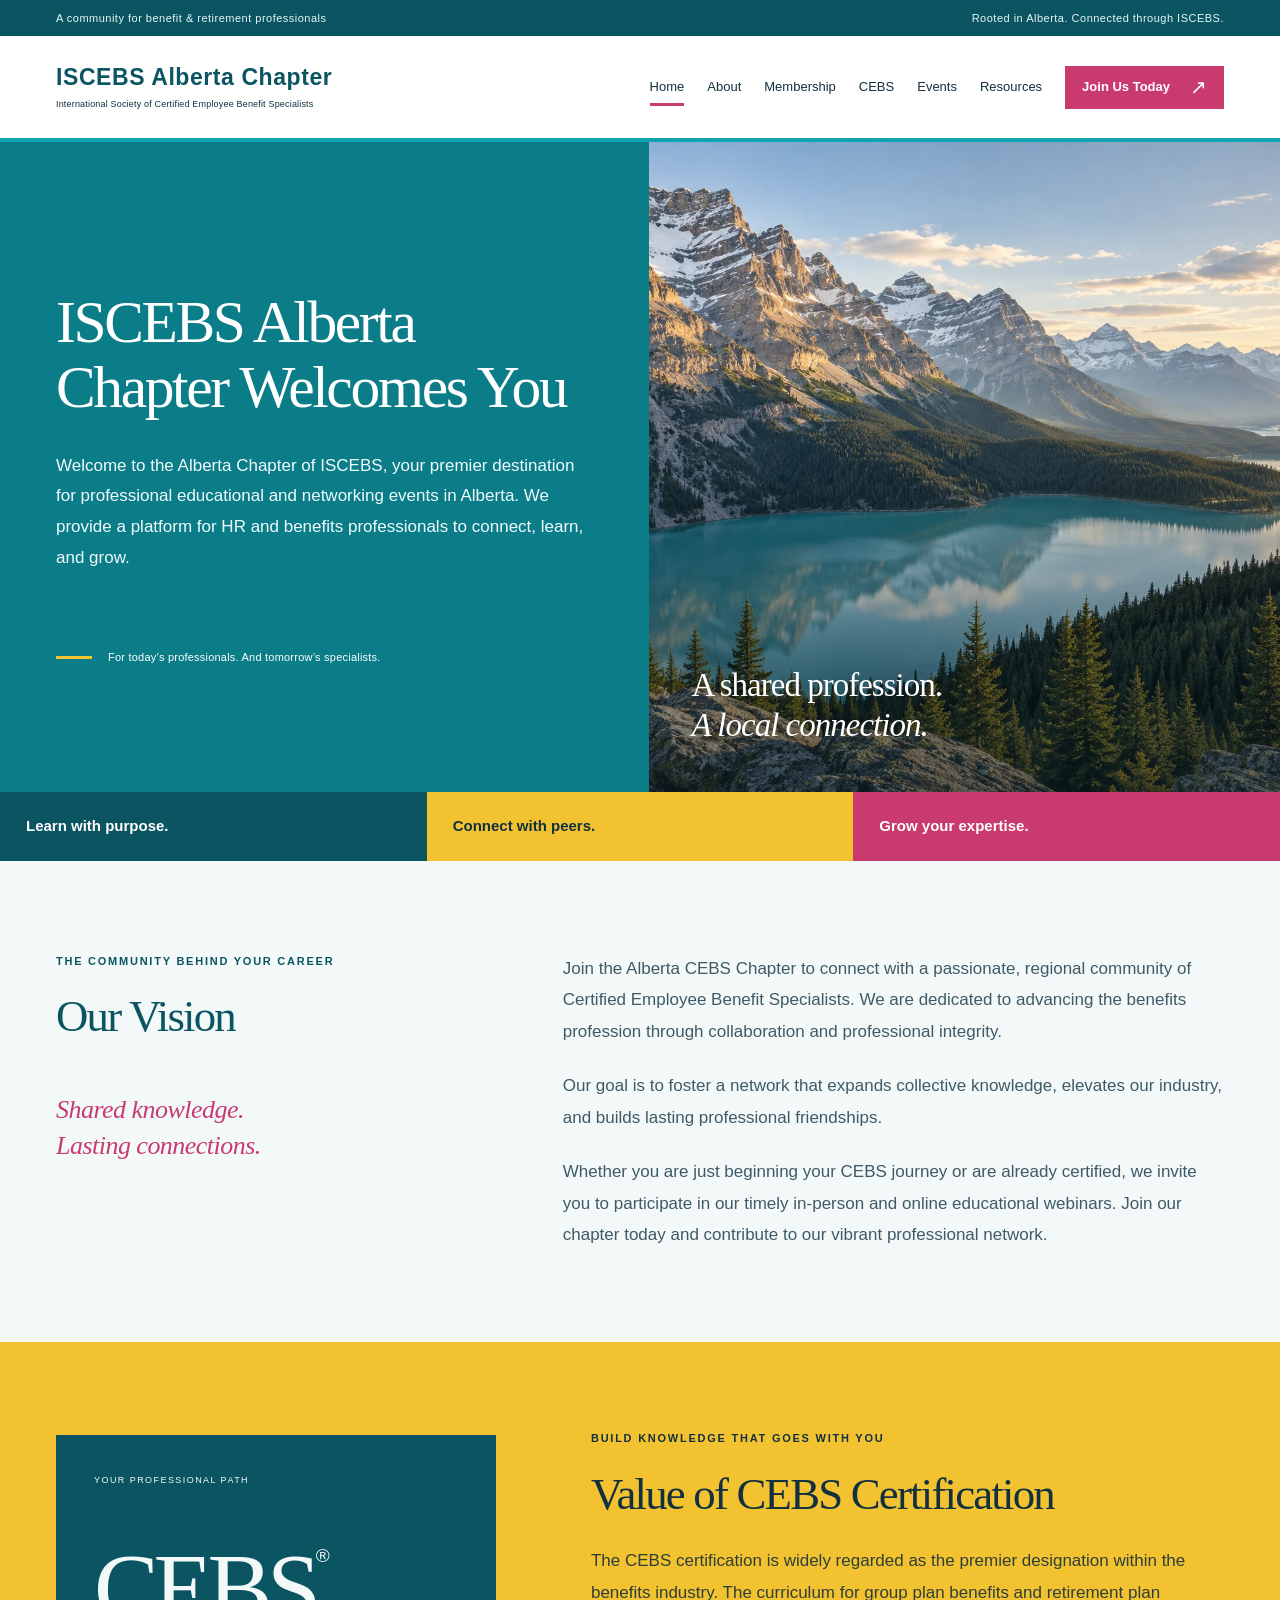
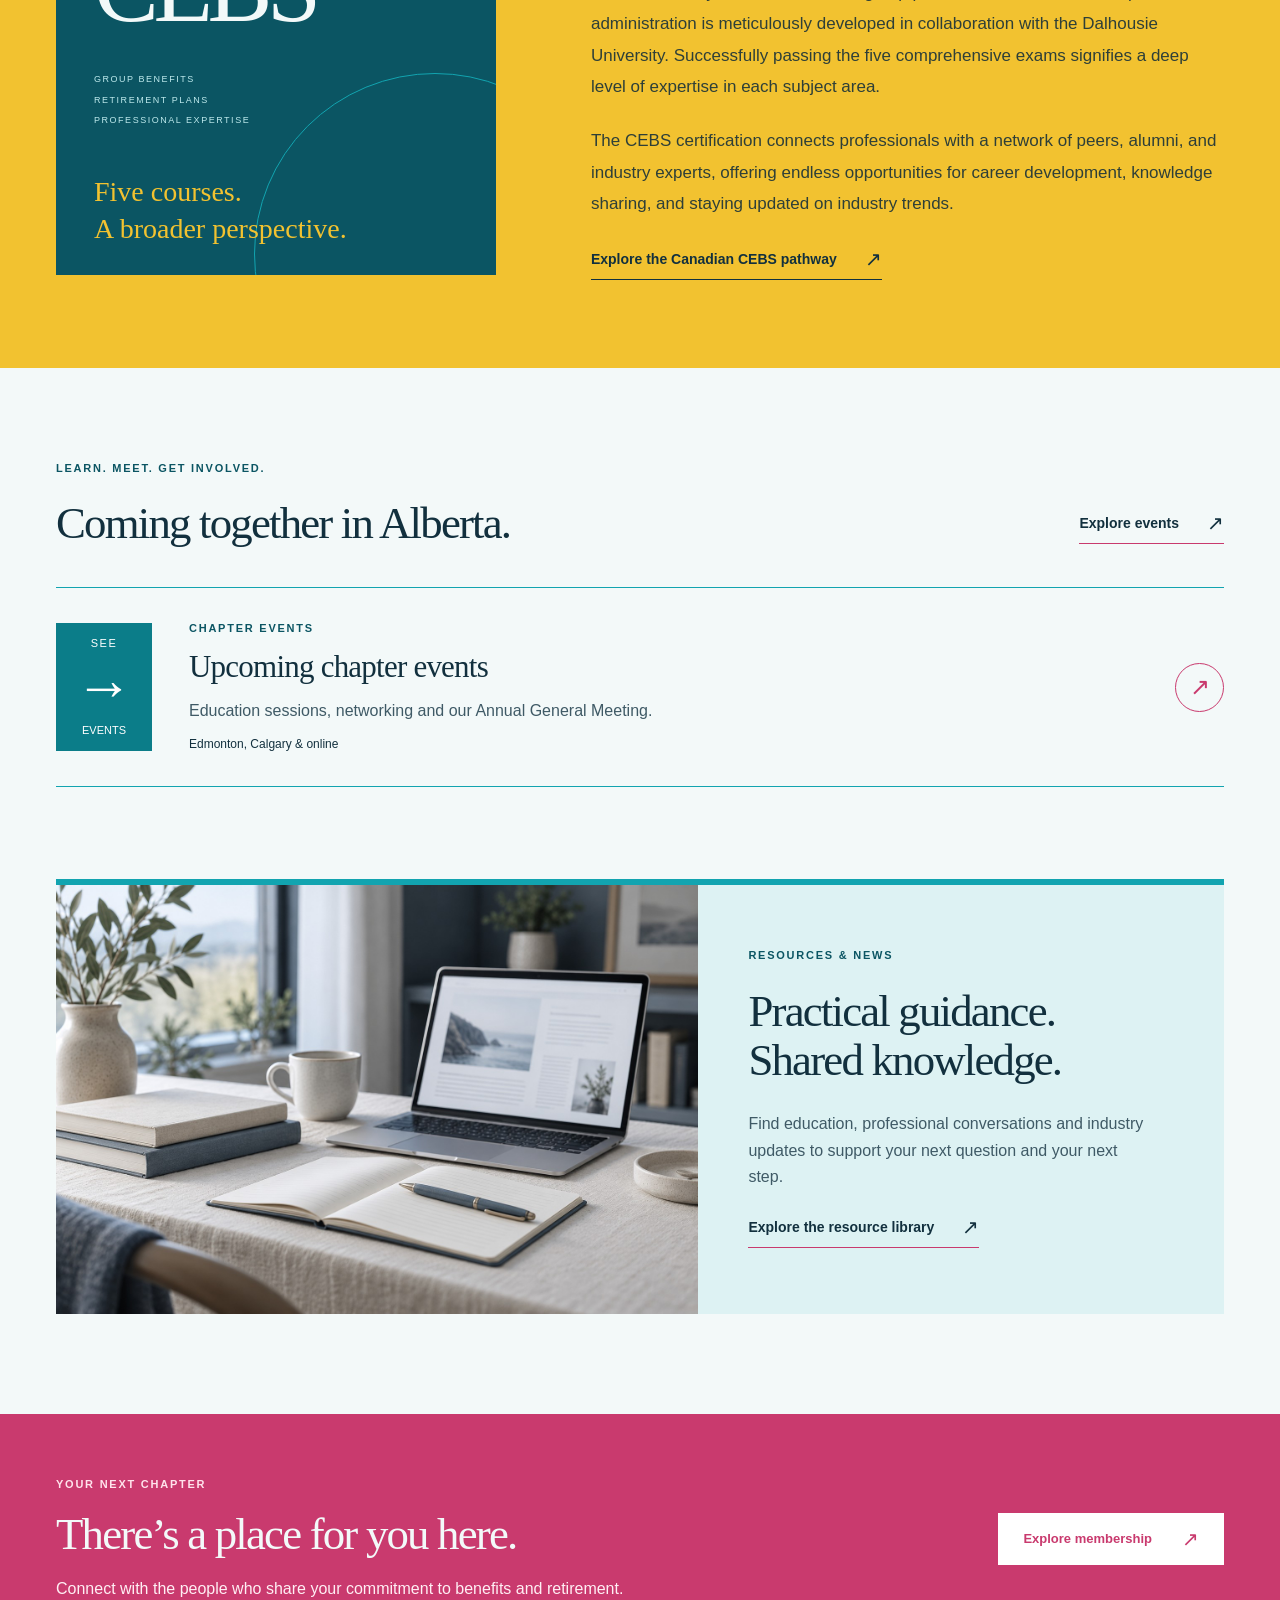
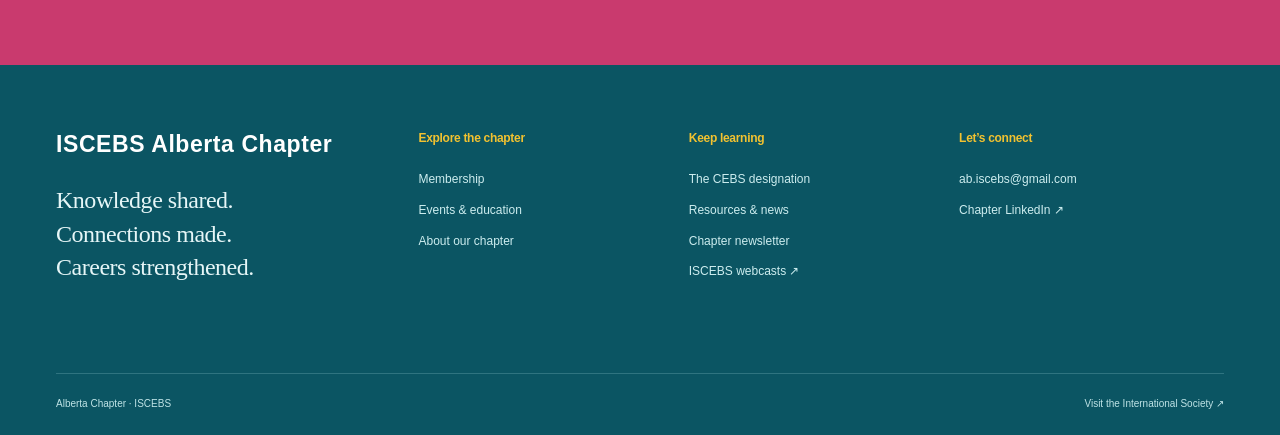
<file: index.html>
<!doctype html><html lang="en-CA"><head><meta charset="UTF-8"><meta name="robots" content="noindex"><meta name="viewport" content="width=device-width,initial-scale=1"><meta name="description" content="The Alberta Chapter of ISCEBS connects employee benefit and retirement professionals across Alberta through CEBS education, events and networking."><meta property="og:type" content="website"><meta property="og:site_name" content="Alberta Chapter of ISCEBS"><meta property="og:title" content="ISCEBS Alberta Chapter | Employee Benefit &amp; Retirement Education"><meta property="og:description" content="The Alberta Chapter of ISCEBS connects employee benefit and retirement professionals across Alberta through CEBS education, events and networking."><meta property="og:url" content="https://abiscebs.com/"><meta property="og:image" content="https://abiscebs.com/assets/share.jpg"><meta property="og:image:width" content="1200"><meta property="og:image:height" content="630"><meta property="og:image:alt" content="ISCEBS Alberta Chapter – Knowledge shared. Connections made."><meta property="og:locale" content="en_CA"><meta name="twitter:card" content="summary_large_image"><meta name="theme-color" content="#142f40"><title>ISCEBS Alberta Chapter | Employee Benefit &amp; Retirement Education</title><link rel="icon" href="assets/favicon.svg" type="image/svg+xml"><link rel="stylesheet" href="assets/style.css"><link rel="stylesheet" href="assets/vibrant.css"><script src="assets/site.js" defer></script><script src="assets/wix-config.js" defer></script><script src="assets/wix-client.js" defer></script><script src="assets/wix-home-event.js" defer></script><script type="application/ld+json">{"@context": "https://schema.org", "@graph": [{"@type": "Organization", "@id": "https://abiscebs.com/#organization", "name": "Alberta Chapter of ISCEBS", "alternateName": ["ISCEBS Alberta", "ISCEBS Alberta Chapter", "Alberta Chapter of the International Society of Certified Employee Benefit Specialists"], "url": "https://abiscebs.com/", "logo": "https://abiscebs.com/assets/logo.png", "image": "https://abiscebs.com/assets/share.jpg", "email": "ab.iscebs@gmail.com", "description": "The Alberta Chapter of the International Society of Certified Employee Benefit Specialists (ISCEBS): education, networking and the CEBS designation for benefits and retirement professionals in Alberta.", "areaServed": {"@type": "AdministrativeArea", "name": "Alberta, Canada"}, "sameAs": ["https://www.linkedin.com/company/94094639/"], "parentOrganization": {"@type": "Organization", "name": "International Society of Certified Employee Benefit Specialists", "alternateName": "ISCEBS", "url": "https://www.iscebs.org/"}}, {"@type": "WebSite", "@id": "https://abiscebs.com/#website", "url": "https://abiscebs.com/", "name": "Alberta Chapter of ISCEBS", "publisher": {"@id": "https://abiscebs.com/#organization"}, "inLanguage": "en-CA"}]}</script></head><body class="vibrant"><a class="skip-link" href="#main">Skip to content</a><div class="topline"><div class="wrap">A community for benefit & retirement professionals<span>Rooted in Alberta. Connected through ISCEBS.</span></div></div><header><div class="wrap header-inner"><a class="wordmark" href="index.html" aria-label="Alberta Chapter of ISCEBS home"><strong>ISCEBS Alberta Chapter</strong><small>International Society of Certified Employee Benefit Specialists</small></a><button class="menu-toggle" aria-controls="site-nav" aria-expanded="false">Menu <span aria-hidden="true">☰</span></button><nav id="site-nav" aria-label="Main navigation"><a href="index.html" aria-current="page">Home</a><a href="about.html">About</a><a href="membership.html">Membership</a><a href="cebs.html">CEBS</a><a href="events.html">Events</a><a href="resources.html">Resources</a><a class="button nav-join" href="http://iscebs.org/join" target="_blank" rel="noopener noreferrer">Join Us Today<span aria-hidden="true">↗</span></a></nav></div></header><main id="main"><section class="hero"><div class="hero-copy"><h1>ISCEBS Alberta Chapter Welcomes You</h1><p>Welcome to the Alberta Chapter of ISCEBS, your premier destination for professional educational and networking events in Alberta. We provide a platform for HR and benefits professionals to connect, learn, and grow.</p><div class="hero-note"><span class="short-rule"></span>For today’s professionals. And tomorrow’s specialists.</div></div><div class="hero-photo"><img src="assets/alberta.webp" alt="An alpine lake surrounded by Alberta’s Rocky Mountains" fetchpriority="high"><div class="photo-caption">A shared profession.<br><em>A local connection.</em></div></div></section>
<div class="chapter-strip wrap"><span>Learn with purpose.</span><span>Connect with peers.</span><span>Grow your expertise.</span></div>
<section class="wrap section vision-grid"><div><div class="eyebrow">THE COMMUNITY BEHIND YOUR CAREER</div><h2>Our Vision</h2><div class="margin-note">Shared knowledge.<br>Lasting connections.</div></div><div class="prose"><p>Join the Alberta CEBS Chapter to connect with a passionate, regional community of Certified Employee Benefit Specialists. We are dedicated to advancing the benefits profession through collaboration and professional integrity.</p><p>Our goal is to foster a network that expands collective knowledge, elevates our industry, and builds lasting professional friendships.</p><p>Whether you are just beginning your CEBS journey or are already certified, we invite you to participate in our timely in-person and online educational webinars. Join our chapter today and contribute to our vibrant professional network.</p></div></section>
<section class="credential-section"><div class="wrap credential-grid"><div class="credential-art" aria-hidden="true"><span>YOUR PROFESSIONAL PATH</span><div class="big-cebs">CEBS<span>®</span></div><div class="credential-lines"><span>GROUP BENEFITS</span><span>RETIREMENT PLANS</span><span>PROFESSIONAL EXPERTISE</span></div><div class="credential-bottom">Five courses.<br>A broader perspective.</div></div><div><div class="eyebrow">BUILD KNOWLEDGE THAT GOES WITH YOU</div><h2>Value of CEBS Certification</h2><div class="prose"><p>The CEBS certification is widely regarded as the premier designation within the benefits industry. The curriculum for group plan benefits and retirement plan administration is meticulously developed in collaboration with the Dalhousie University. Successfully passing the five comprehensive exams signifies a deep level of expertise in each subject area.</p><p>The CEBS certification connects professionals with a network of peers, alumni, and industry experts, offering endless opportunities for career development, knowledge sharing, and staying updated on industry trends.</p></div><a class="text-link" href="cebs.html">Explore the Canadian CEBS pathway<span aria-hidden="true">↗</span></a></div></div></section>
<section class="wrap section"><div class="section-top"><div><div class="eyebrow">LEARN. MEET. GET INVOLVED.</div><h2>Coming together in Alberta.</h2></div><a class="text-link" href="events.html">Explore events<span aria-hidden="true">↗</span></a></div><a class="event-feature" href="events.html" data-wix-home-event><div class="event-date"><span>SEE</span><strong>→</strong><small>EVENTS</small></div><div class="event-info"><div class="eyebrow">CHAPTER EVENTS</div><h3>Upcoming chapter events</h3><p>Education sessions, networking and our Annual General Meeting.</p><div class="event-meta">Edmonton, Calgary & online</div></div><span class="round-arrow" aria-hidden="true">↗</span></a></section>
<section class="resource-feature wrap"><div class="resource-photo"><img src="assets/resources-desk.jpg" alt="A quiet desk with a laptop, books and a ceramic cup" loading="lazy"></div><div class="resource-copy"><div class="eyebrow">RESOURCES & NEWS</div><h2>Practical guidance.<br>Shared knowledge.</h2><p>Find education, professional conversations and industry updates to support your next question and your next step.</p><a class="text-link" href="resources.html">Explore the resource library<span aria-hidden="true">↗</span></a></div></section><section class="join-band"><div class="wrap join-inner"><div><div class="eyebrow">YOUR NEXT CHAPTER</div><h2>There’s a place for you here.</h2><p>Connect with the people who share your commitment to benefits and retirement.</p></div><a class="button light" href="membership.html">Explore membership<span aria-hidden="true">↗</span></a></div></section></main><footer><div class="wrap footer-main"><div class="footer-brand"><a class="wordmark" href="index.html"><strong>ISCEBS Alberta Chapter</strong></a><p>Knowledge shared.<br>Connections made.<br>Careers strengthened.</p></div><div><h3>Explore the chapter</h3><a href="membership.html">Membership</a><a href="events.html">Events & education</a><a href="about.html">About our chapter</a></div><div><h3>Keep learning</h3><a href="cebs.html">The CEBS designation</a><a href="resources.html">Resources & news</a><a href="newsletter.html">Chapter newsletter</a><a href="https://www.iscebs.org/home/education---resources/webcasts" target="_blank" rel="noopener noreferrer">ISCEBS webcasts ↗</a></div><div><h3>Let’s connect</h3><a href="mailto:ab.iscebs@gmail.com">ab.iscebs@gmail.com</a><a href="https://www.linkedin.com/company/94094639/" target="_blank" rel="noopener noreferrer">Chapter LinkedIn ↗</a></div></div><div class="wrap footer-bottom"><span>Alberta Chapter · ISCEBS</span><a href="https://www.iscebs.org/" target="_blank" rel="noopener noreferrer">Visit the International Society ↗</a></div></footer></body></html>
</file>
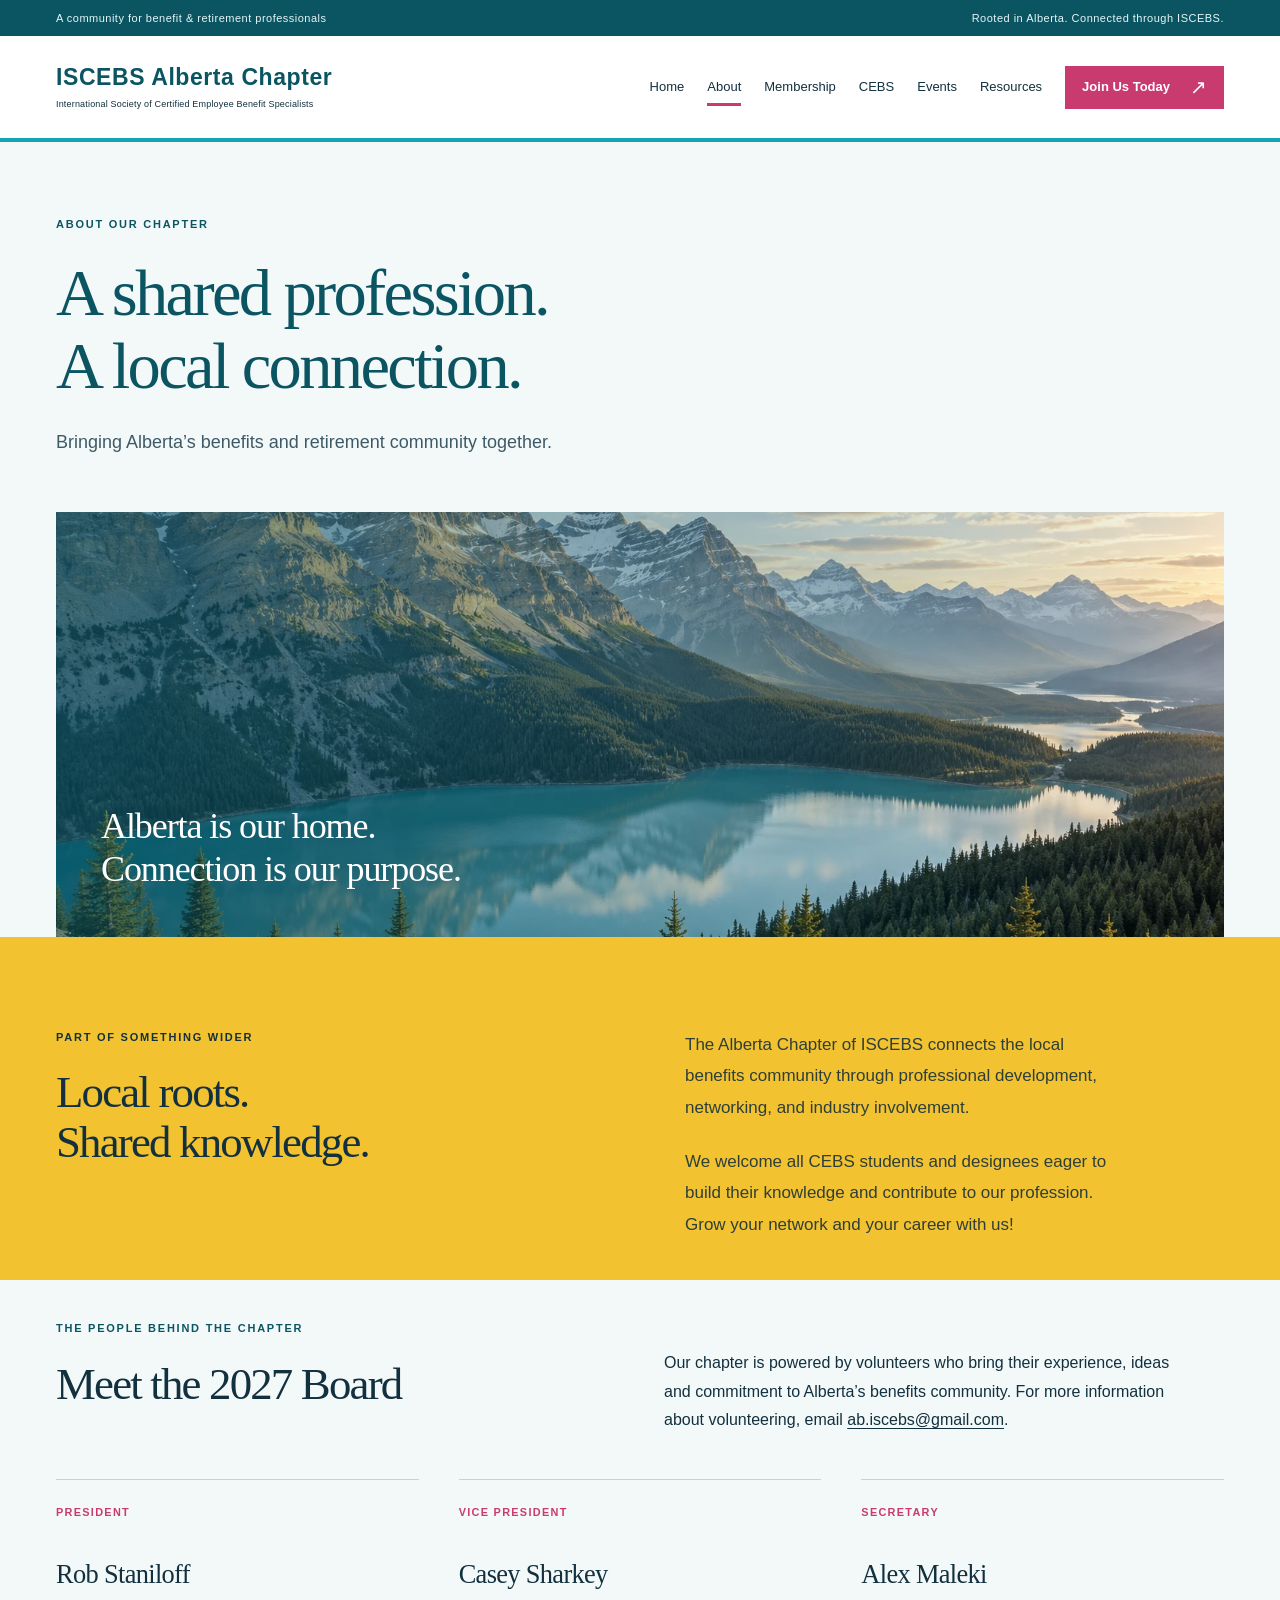
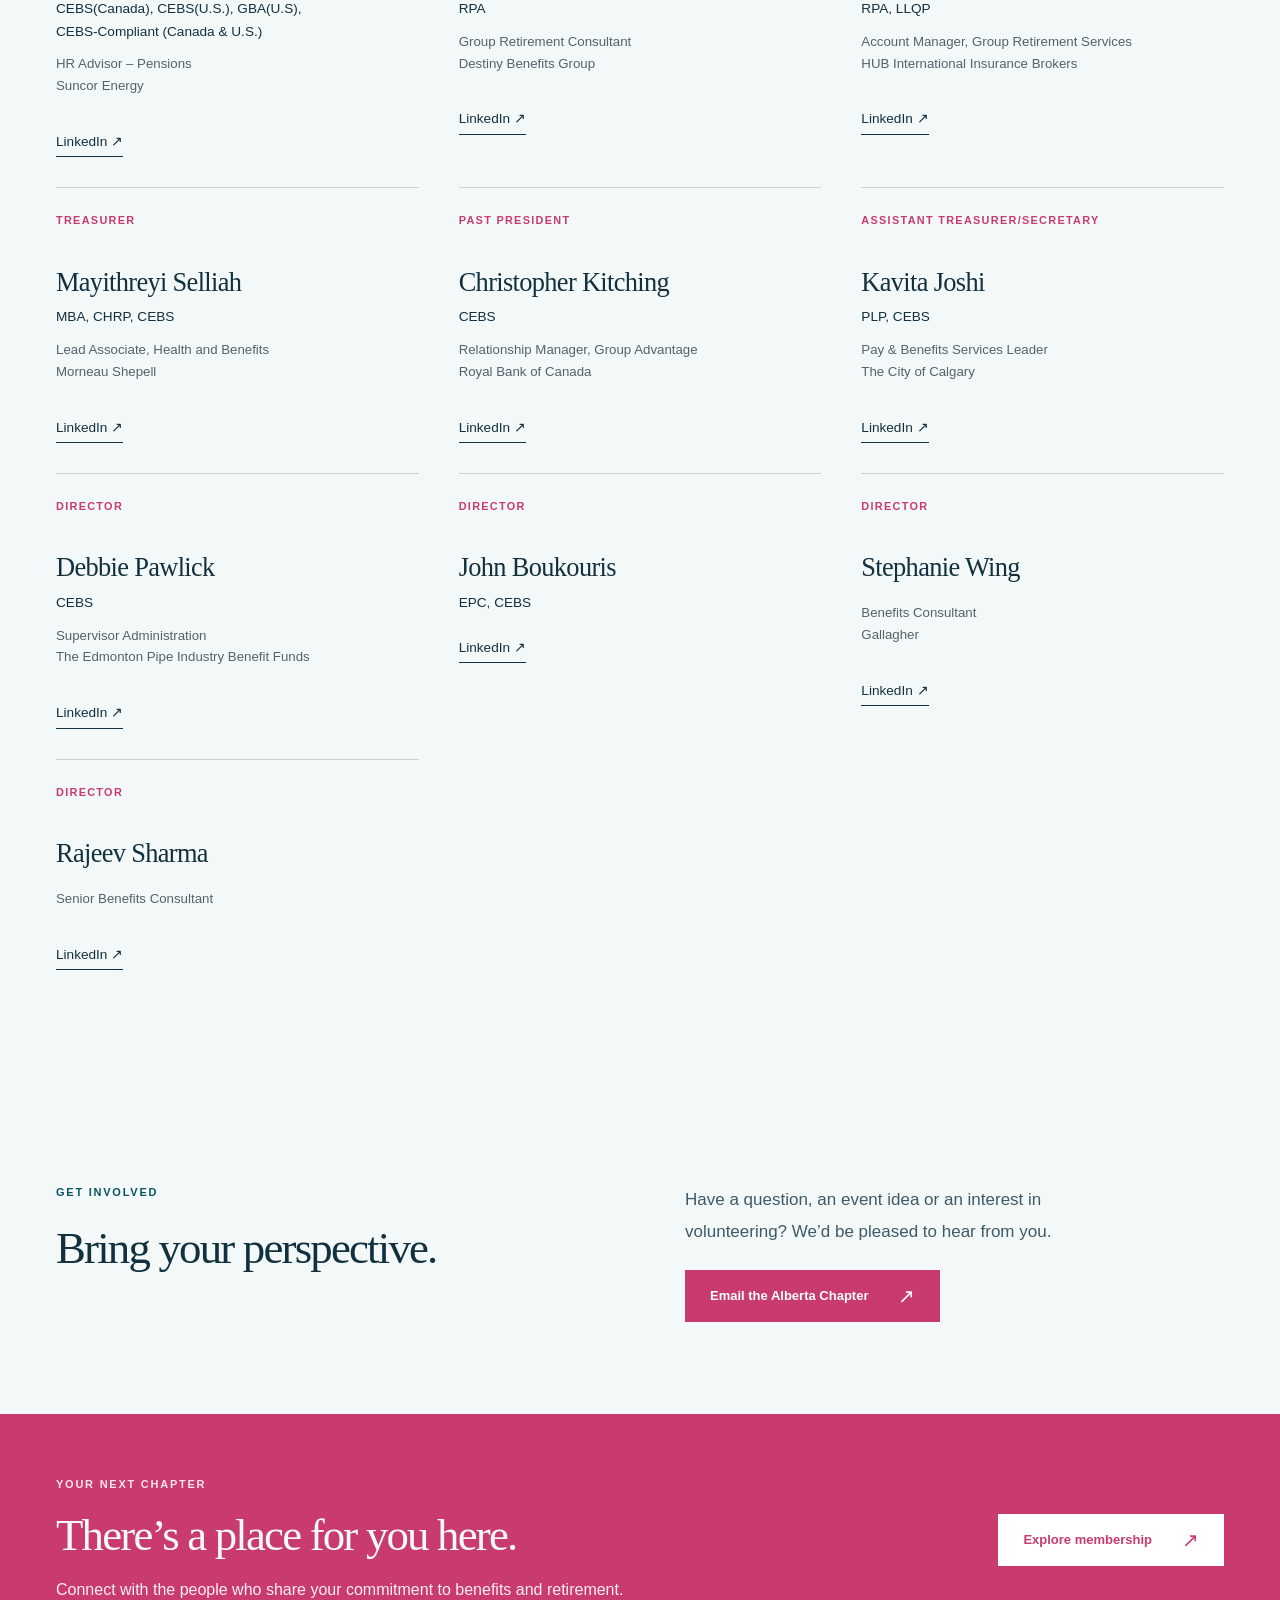
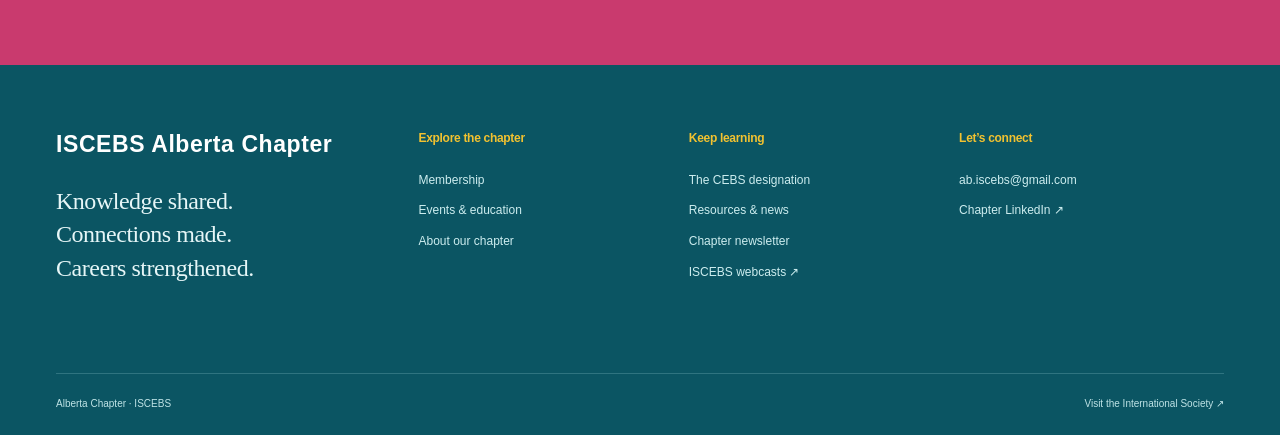
<file: about.html>
<!doctype html><html lang="en-CA"><head><meta charset="UTF-8"><meta name="robots" content="noindex"><meta name="viewport" content="width=device-width,initial-scale=1"><meta name="description" content="Meet the Alberta Chapter of ISCEBS: a community for professional learning, collaboration and lasting connections."><meta property="og:type" content="website"><meta property="og:site_name" content="Alberta Chapter of ISCEBS"><meta property="og:title" content="About the Chapter | Alberta Chapter of ISCEBS"><meta property="og:description" content="Meet the Alberta Chapter of ISCEBS: a community for professional learning, collaboration and lasting connections."><meta property="og:url" content="https://abiscebs.com/about.html"><meta property="og:image" content="https://abiscebs.com/assets/share.jpg"><meta property="og:image:width" content="1200"><meta property="og:image:height" content="630"><meta property="og:image:alt" content="ISCEBS Alberta Chapter – Knowledge shared. Connections made."><meta property="og:locale" content="en_CA"><meta name="twitter:card" content="summary_large_image"><meta name="theme-color" content="#142f40"><title>About the Chapter | Alberta Chapter of ISCEBS</title><link rel="icon" href="assets/favicon.svg" type="image/svg+xml"><link rel="stylesheet" href="assets/style.css"><link rel="stylesheet" href="assets/vibrant.css"><script src="assets/site.js" defer></script><script src="assets/wix-config.js" defer></script><script src="assets/wix-client.js" defer></script><script src="assets/wix-board.js" defer></script></head><body class="vibrant"><a class="skip-link" href="#main">Skip to content</a><div class="topline"><div class="wrap">A community for benefit & retirement professionals<span>Rooted in Alberta. Connected through ISCEBS.</span></div></div><header><div class="wrap header-inner"><a class="wordmark" href="index.html" aria-label="Alberta Chapter of ISCEBS home"><strong>ISCEBS Alberta Chapter</strong><small>International Society of Certified Employee Benefit Specialists</small></a><button class="menu-toggle" aria-controls="site-nav" aria-expanded="false">Menu <span aria-hidden="true">☰</span></button><nav id="site-nav" aria-label="Main navigation"><a href="index.html">Home</a><a href="about.html" aria-current="page">About</a><a href="membership.html">Membership</a><a href="cebs.html">CEBS</a><a href="events.html">Events</a><a href="resources.html">Resources</a><a class="button nav-join" href="http://iscebs.org/join" target="_blank" rel="noopener noreferrer">Join Us Today<span aria-hidden="true">↗</span></a></nav></div></header><main id="main"><section class="page-intro wrap"><div class="eyebrow">ABOUT OUR CHAPTER</div><h1>A shared profession.<br>A local connection.</h1><p class="intro-text">Bringing Alberta’s benefits and retirement community together.</p></section><section class="wrap about-image"><img src="assets/alberta.webp" alt="Morning light across a mountain lake in Alberta"><div class="image-label">Alberta is our home.<br>Connection is our purpose.</div></section><section class="soft-section chapter-context"><div class="wrap section split"><div><div class="eyebrow">PART OF SOMETHING WIDER</div><h2>Local roots.<br>Shared knowledge.</h2></div><div class="prose"><p>The Alberta Chapter of ISCEBS connects the local benefits community through professional development, networking, and industry involvement.</p><p>We welcome all CEBS students and designees eager to build their knowledge and contribute to our profession. Grow your network and your career with us!</p></div></div></section><section class="wrap section" id="board" aria-labelledby="board-heading"><div class="board-intro"><div><div class="eyebrow">THE PEOPLE BEHIND THE CHAPTER</div><h2 id="board-heading">Meet the 2027 Board</h2></div><p>Our chapter is powered by volunteers who bring their experience, ideas and commitment to Alberta’s benefits community. For more information about volunteering, email <a href="mailto:ab.iscebs@gmail.com" style="text-decoration:underline;text-underline-offset:3px">ab.iscebs@gmail.com</a>.</p></div><div class="board-grid" data-wix-board><article class="board-member"><div class="eyebrow">President</div><h3>Rob Staniloff</h3><p class="board-credentials">CEBS(Canada), CEBS(U.S.), GBA(U.S), CEBS-Compliant (Canada &amp; U.S.)</p><p class="board-work">HR Advisor – Pensions<br>Suncor Energy</p><a class="board-link" href="https://www.linkedin.com/in/rob-staniloff-cebs-canada-cebs-u-s-gba-u-s-cebs-compliant-canada-and-u-s-%F0%9F%87%A8%F0%9F%87%A6-%F0%9F%87%BA%F0%9F%87%B8-157169285/" target="_blank" rel="noopener noreferrer" aria-label="Rob Staniloff on LinkedIn">LinkedIn <span aria-hidden="true">↗</span></a></article><article class="board-member"><div class="eyebrow">Vice President</div><h3>Casey Sharkey</h3><p class="board-credentials">RPA</p><p class="board-work">Group Retirement Consultant<br>Destiny Benefits Group</p><a class="board-link" href="https://www.linkedin.com/in/caseysharkeyandco/" target="_blank" rel="noopener noreferrer" aria-label="Casey Sharkey on LinkedIn">LinkedIn <span aria-hidden="true">↗</span></a></article><article class="board-member"><div class="eyebrow">Secretary</div><h3>Alex Maleki</h3><p class="board-credentials">RPA, LLQP</p><p class="board-work">Account Manager, Group Retirement Services<br>HUB International Insurance Brokers</p><a class="board-link" href="https://www.linkedin.com/in/amalekii/" target="_blank" rel="noopener noreferrer" aria-label="Alex Maleki on LinkedIn">LinkedIn <span aria-hidden="true">↗</span></a></article><article class="board-member"><div class="eyebrow">Treasurer</div><h3>Mayithreyi Selliah</h3><p class="board-credentials">MBA, CHRP, CEBS</p><p class="board-work">Lead Associate, Health and Benefits<br>Morneau Shepell</p><a class="board-link" href="https://www.linkedin.com/in/mayithreyi/" target="_blank" rel="noopener noreferrer" aria-label="Mayithreyi Selliah on LinkedIn">LinkedIn <span aria-hidden="true">↗</span></a></article><article class="board-member"><div class="eyebrow">Past President</div><h3>Christopher Kitching</h3><p class="board-credentials">CEBS</p><p class="board-work">Relationship Manager, Group Advantage<br>Royal Bank of Canada</p><a class="board-link" href="https://www.linkedin.com/in/chriskitching/" target="_blank" rel="noopener noreferrer" aria-label="Christopher Kitching on LinkedIn">LinkedIn <span aria-hidden="true">↗</span></a></article><article class="board-member"><div class="eyebrow">Assistant Treasurer/Secretary</div><h3>Kavita Joshi</h3><p class="board-credentials">PLP, CEBS</p><p class="board-work">Pay &amp; Benefits Services Leader<br>The City of Calgary</p><a class="board-link" href="https://www.linkedin.com/in/kavita-joshi-plp-cebs-ab603215/" target="_blank" rel="noopener noreferrer" aria-label="Kavita Joshi on LinkedIn">LinkedIn <span aria-hidden="true">↗</span></a></article><article class="board-member"><div class="eyebrow">Director</div><h3>Debbie Pawlick</h3><p class="board-credentials">CEBS</p><p class="board-work">Supervisor Administration<br>The Edmonton Pipe Industry Benefit Funds</p><a class="board-link" href="https://www.linkedin.com/in/debbie-pawlick-370826a8/" target="_blank" rel="noopener noreferrer" aria-label="Debbie Pawlick on LinkedIn">LinkedIn <span aria-hidden="true">↗</span></a></article><article class="board-member"><div class="eyebrow">Director</div><h3>John Boukouris</h3><p class="board-credentials">EPC, CEBS</p><a class="board-link" href="https://www.linkedin.com/in/john-boukouris-epc-cebs-69357921/" target="_blank" rel="noopener noreferrer" aria-label="John Boukouris on LinkedIn">LinkedIn <span aria-hidden="true">↗</span></a></article><article class="board-member"><div class="eyebrow">Director</div><h3>Stephanie Wing</h3><p class="board-credentials"></p><p class="board-work">Benefits Consultant<br>Gallagher</p><a class="board-link" href="https://www.linkedin.com/in/wingstephanie/" target="_blank" rel="noopener noreferrer" aria-label="Stephanie Wing on LinkedIn">LinkedIn <span aria-hidden="true">↗</span></a></article><article class="board-member"><div class="eyebrow">Director</div><h3>Rajeev Sharma</h3><p class="board-credentials"></p><p class="board-work">Senior Benefits Consultant</p><a class="board-link" href="https://www.linkedin.com/in/rajeev-sharma-60226117/" target="_blank" rel="noopener noreferrer" aria-label="Rajeev Sharma on LinkedIn">LinkedIn <span aria-hidden="true">↗</span></a></article></div></section><section class="wrap section split"><div><div class="eyebrow">GET INVOLVED</div><h2>Bring your perspective.</h2></div><div class="prose"><p>Have a question, an event idea or an interest in volunteering? We’d be pleased to hear from you.</p><a class="button" href="mailto:ab.iscebs@gmail.com">Email the Alberta Chapter<span aria-hidden="true">↗</span></a></div></section><section class="join-band"><div class="wrap join-inner"><div><div class="eyebrow">YOUR NEXT CHAPTER</div><h2>There’s a place for you here.</h2><p>Connect with the people who share your commitment to benefits and retirement.</p></div><a class="button light" href="membership.html">Explore membership<span aria-hidden="true">↗</span></a></div></section></main><footer><div class="wrap footer-main"><div class="footer-brand"><a class="wordmark" href="index.html"><strong>ISCEBS Alberta Chapter</strong></a><p>Knowledge shared.<br>Connections made.<br>Careers strengthened.</p></div><div><h3>Explore the chapter</h3><a href="membership.html">Membership</a><a href="events.html">Events & education</a><a href="about.html">About our chapter</a></div><div><h3>Keep learning</h3><a href="cebs.html">The CEBS designation</a><a href="resources.html">Resources & news</a><a href="newsletter.html">Chapter newsletter</a><a href="https://www.iscebs.org/home/education---resources/webcasts" target="_blank" rel="noopener noreferrer">ISCEBS webcasts ↗</a></div><div><h3>Let’s connect</h3><a href="mailto:ab.iscebs@gmail.com">ab.iscebs@gmail.com</a><a href="https://www.linkedin.com/company/94094639/" target="_blank" rel="noopener noreferrer">Chapter LinkedIn ↗</a></div></div><div class="wrap footer-bottom"><span>Alberta Chapter · ISCEBS</span><a href="https://www.iscebs.org/" target="_blank" rel="noopener noreferrer">Visit the International Society ↗</a></div></footer></body></html>
</file>
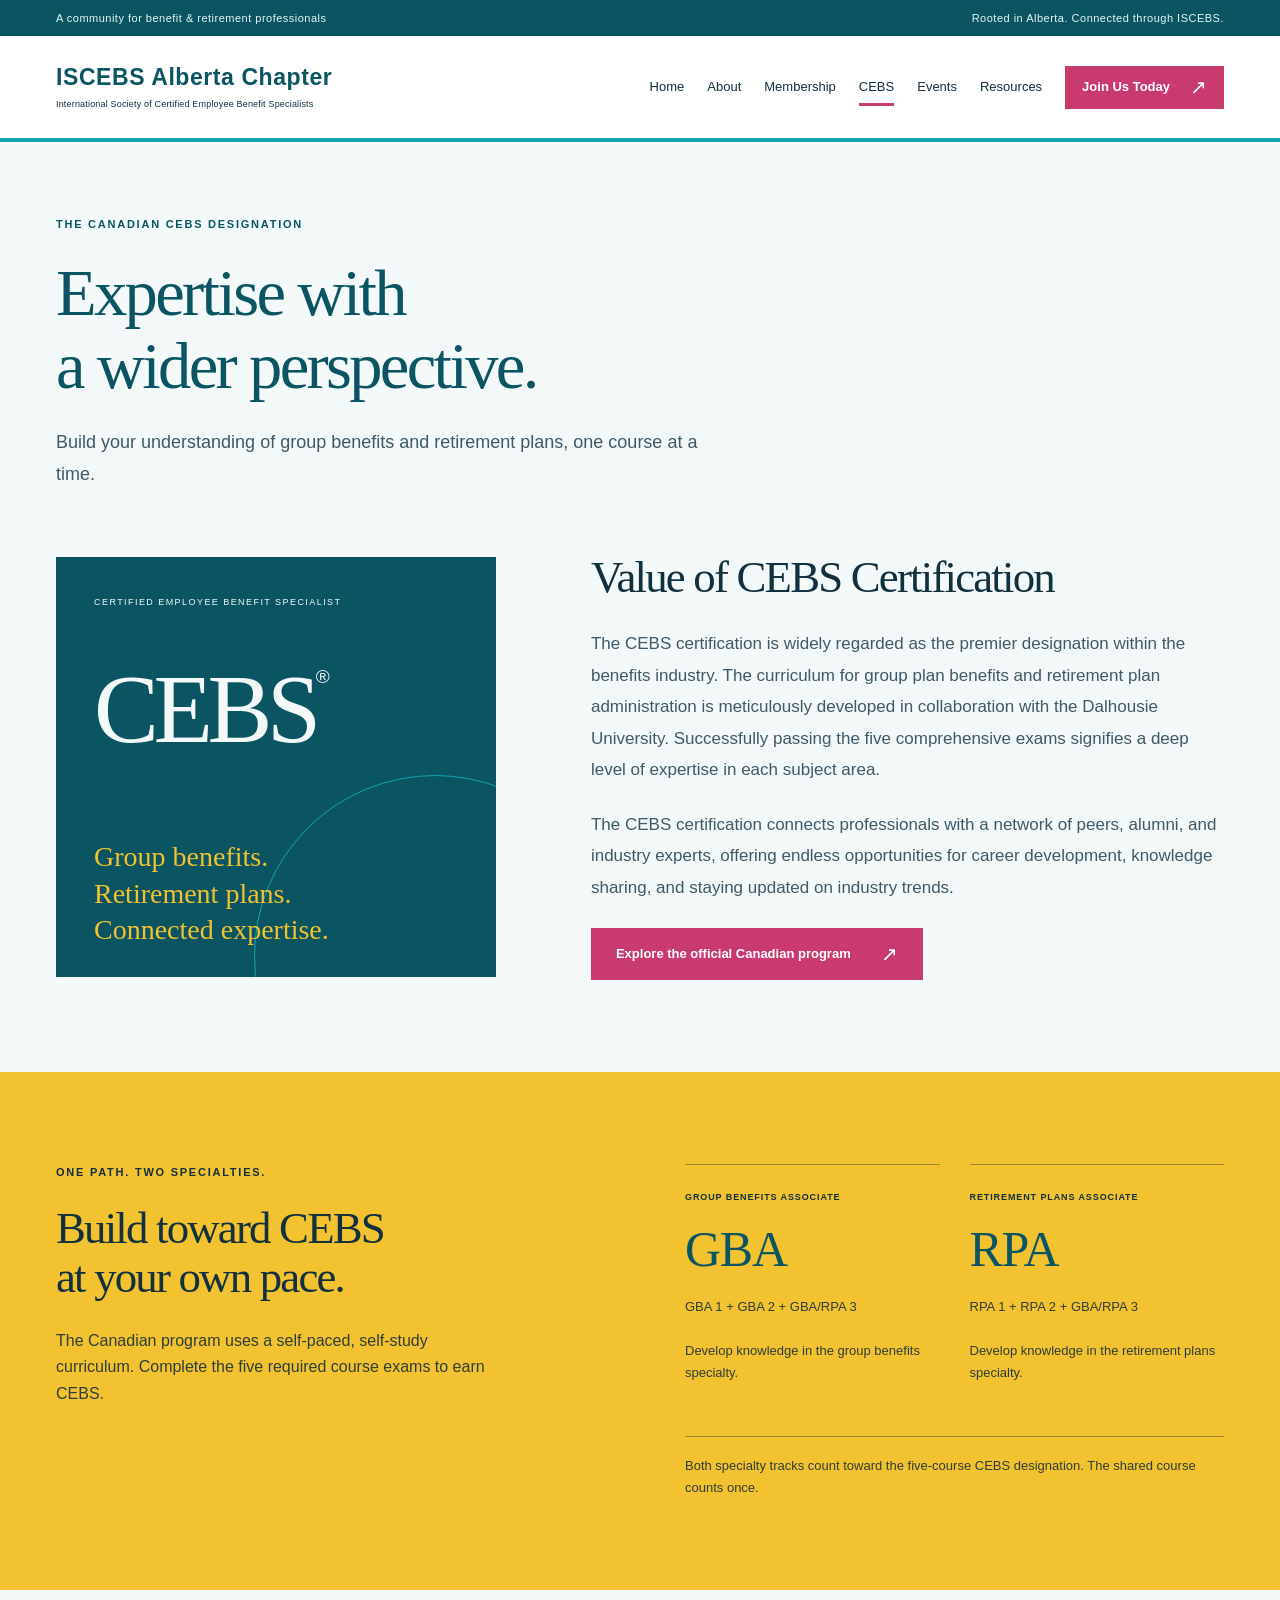
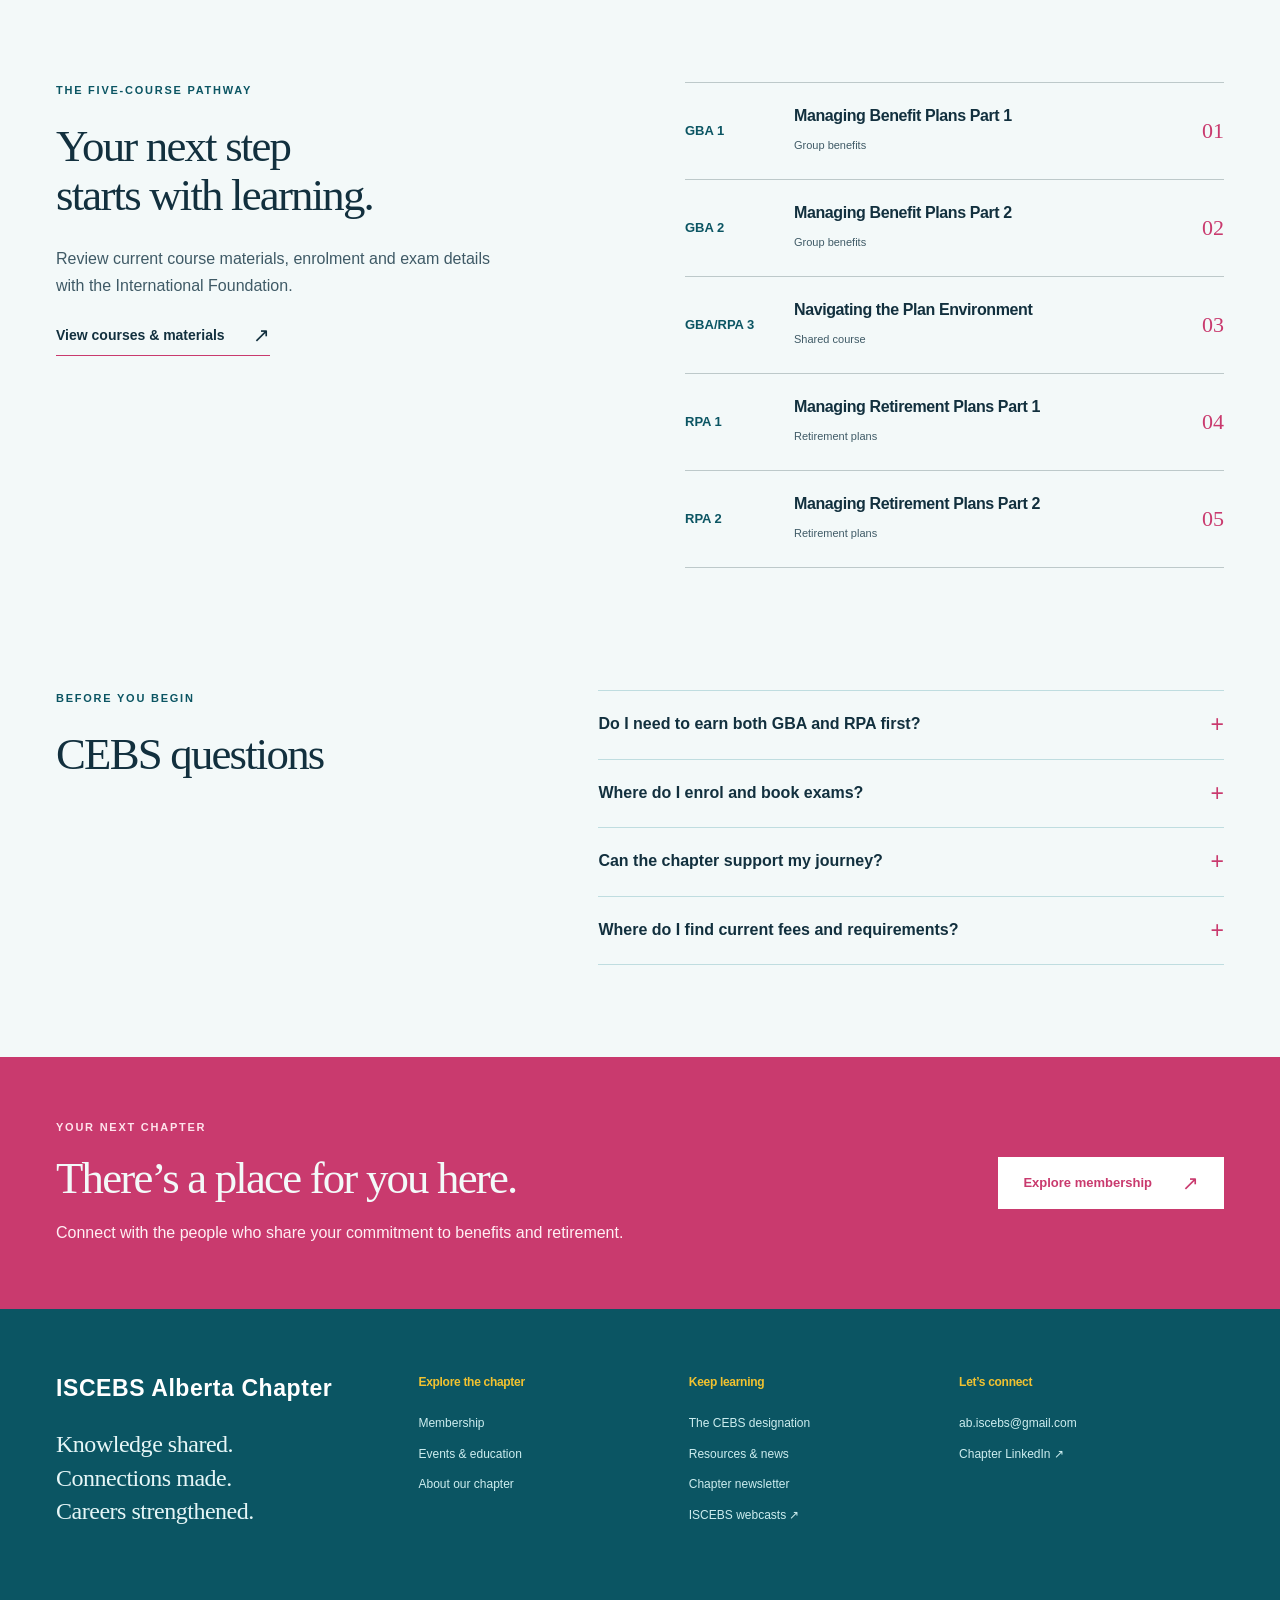
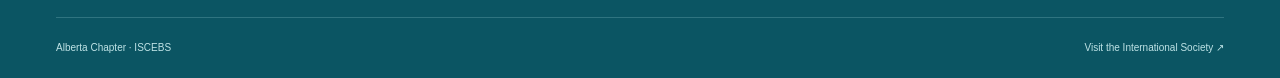
<file: cebs.html>
<!doctype html><html lang="en-CA"><head><meta charset="UTF-8"><meta name="robots" content="noindex"><meta name="viewport" content="width=device-width,initial-scale=1"><meta name="description" content="Explore the Canadian CEBS designation, its five required courses, and the GBA and RPA pathways."><meta property="og:type" content="website"><meta property="og:site_name" content="Alberta Chapter of ISCEBS"><meta property="og:title" content="CEBS Designation | Alberta Chapter of ISCEBS"><meta property="og:description" content="Explore the Canadian CEBS designation, its five required courses, and the GBA and RPA pathways."><meta property="og:url" content="https://abiscebs.com/cebs.html"><meta property="og:image" content="https://abiscebs.com/assets/share.jpg"><meta property="og:image:width" content="1200"><meta property="og:image:height" content="630"><meta property="og:image:alt" content="ISCEBS Alberta Chapter – Knowledge shared. Connections made."><meta property="og:locale" content="en_CA"><meta name="twitter:card" content="summary_large_image"><meta name="theme-color" content="#142f40"><title>CEBS Designation | Alberta Chapter of ISCEBS</title><link rel="icon" href="assets/favicon.svg" type="image/svg+xml"><link rel="stylesheet" href="assets/style.css"><link rel="stylesheet" href="assets/vibrant.css"><script src="assets/site.js" defer></script></head><body class="vibrant"><a class="skip-link" href="#main">Skip to content</a><div class="topline"><div class="wrap">A community for benefit & retirement professionals<span>Rooted in Alberta. Connected through ISCEBS.</span></div></div><header><div class="wrap header-inner"><a class="wordmark" href="index.html" aria-label="Alberta Chapter of ISCEBS home"><strong>ISCEBS Alberta Chapter</strong><small>International Society of Certified Employee Benefit Specialists</small></a><button class="menu-toggle" aria-controls="site-nav" aria-expanded="false">Menu <span aria-hidden="true">☰</span></button><nav id="site-nav" aria-label="Main navigation"><a href="index.html">Home</a><a href="about.html">About</a><a href="membership.html">Membership</a><a href="cebs.html" aria-current="page">CEBS</a><a href="events.html">Events</a><a href="resources.html">Resources</a><a class="button nav-join" href="http://iscebs.org/join" target="_blank" rel="noopener noreferrer">Join Us Today<span aria-hidden="true">↗</span></a></nav></div></header><main id="main"><section class="page-intro wrap"><div class="eyebrow">THE CANADIAN CEBS DESIGNATION</div><h1>Expertise with<br>a wider perspective.</h1><p class="intro-text">Build your understanding of group benefits and retirement plans, one course at a time.</p></section><section class="wrap section credential-grid cebs-intro"><div class="credential-art" aria-hidden="true"><span>CERTIFIED EMPLOYEE BENEFIT SPECIALIST</span><div class="big-cebs">CEBS<span>®</span></div><div class="credential-bottom">Group benefits.<br>Retirement plans.<br>Connected expertise.</div></div><div><h2>Value of CEBS Certification</h2><div class="prose"><p>The CEBS certification is widely regarded as the premier designation within the benefits industry. The curriculum for group plan benefits and retirement plan administration is meticulously developed in collaboration with the Dalhousie University. Successfully passing the five comprehensive exams signifies a deep level of expertise in each subject area.</p><p>The CEBS certification connects professionals with a network of peers, alumni, and industry experts, offering endless opportunities for career development, knowledge sharing, and staying updated on industry trends.</p></div><a class="button" href="https://www.ifebp.org/cebs/home/courses-and-materials/courses---canada" target="_blank" rel="noopener noreferrer">Explore the official Canadian program<span aria-hidden="true">↗</span></a></div></section>
<section class="soft-section"><div class="wrap section split"><div><div class="eyebrow">ONE PATH. TWO SPECIALTIES.</div><h2>Build toward CEBS<br>at your own pace.</h2><p>The Canadian program uses a self-paced, self-study curriculum. Complete the five required course exams to earn CEBS.</p></div><div class="designation-tracks"><article><div class="eyebrow">GROUP BENEFITS ASSOCIATE</div><h3>GBA</h3><p>GBA 1 + GBA 2 + GBA/RPA 3</p><p>Develop knowledge in the group benefits specialty.</p></article><article><div class="eyebrow">RETIREMENT PLANS ASSOCIATE</div><h3>RPA</h3><p>RPA 1 + RPA 2 + GBA/RPA 3</p><p>Develop knowledge in the retirement plans specialty.</p></article><div class="track-note">Both specialty tracks count toward the five-course CEBS designation. The shared course counts once.</div></div></div></section>
<section class="wrap section split"><div><div class="eyebrow">THE FIVE-COURSE PATHWAY</div><h2>Your next step<br>starts with learning.</h2><p>Review current course materials, enrolment and exam details with the International Foundation.</p><a class="text-link" href="https://www.ifebp.org/cebs/home/courses-and-materials/courses---canada" target="_blank" rel="noopener noreferrer">View courses & materials<span aria-hidden="true">↗</span></a></div><ol class="course-list"><li><strong>GBA 1</strong><div><h3>Managing Benefit Plans Part 1</h3><span>Group benefits</span></div><span class="course-index">01</span></li><li><strong>GBA 2</strong><div><h3>Managing Benefit Plans Part 2</h3><span>Group benefits</span></div><span class="course-index">02</span></li><li><strong>GBA/RPA 3</strong><div><h3>Navigating the Plan Environment</h3><span>Shared course</span></div><span class="course-index">03</span></li><li><strong>RPA 1</strong><div><h3>Managing Retirement Plans Part 1</h3><span>Retirement plans</span></div><span class="course-index">04</span></li><li><strong>RPA 2</strong><div><h3>Managing Retirement Plans Part 2</h3><span>Retirement plans</span></div><span class="course-index">05</span></li></ol></section>
<section class="wrap section faq-section"><div><div class="eyebrow">BEFORE YOU BEGIN</div><h2>CEBS questions</h2></div><div class="faq"><details><summary>Do I need to earn both GBA and RPA first?<span aria-hidden="true">+</span></summary><div>The CEBS designation requires all five course exams. The GBA and RPA specialty designations can be earned along the way by completing their specified three-course combinations.</div></details><details><summary>Where do I enrol and book exams?<span aria-hidden="true">+</span></summary><div>Enrolment, course materials and exams are administered through the International Foundation. Use the official Canadian program links on this page.</div></details><details><summary>Can the chapter support my journey?<span aria-hidden="true">+</span></summary><div>You’re welcome in our community while you study. Join chapter education and connect with other benefits and retirement professionals.</div></details><details><summary>Where do I find current fees and requirements?<span aria-hidden="true">+</span></summary><div>Visit the <a href="https://www.ifebp.org/cebs/home/courses-and-materials/courses---canada" target="_blank" rel="noopener noreferrer">official Canadian CEBS program</a> for the latest course, exam and enrolment information.</div></details></div></section><section class="join-band"><div class="wrap join-inner"><div><div class="eyebrow">YOUR NEXT CHAPTER</div><h2>There’s a place for you here.</h2><p>Connect with the people who share your commitment to benefits and retirement.</p></div><a class="button light" href="membership.html">Explore membership<span aria-hidden="true">↗</span></a></div></section></main><footer><div class="wrap footer-main"><div class="footer-brand"><a class="wordmark" href="index.html"><strong>ISCEBS Alberta Chapter</strong></a><p>Knowledge shared.<br>Connections made.<br>Careers strengthened.</p></div><div><h3>Explore the chapter</h3><a href="membership.html">Membership</a><a href="events.html">Events & education</a><a href="about.html">About our chapter</a></div><div><h3>Keep learning</h3><a href="cebs.html">The CEBS designation</a><a href="resources.html">Resources & news</a><a href="newsletter.html">Chapter newsletter</a><a href="https://www.iscebs.org/home/education---resources/webcasts" target="_blank" rel="noopener noreferrer">ISCEBS webcasts ↗</a></div><div><h3>Let’s connect</h3><a href="mailto:ab.iscebs@gmail.com">ab.iscebs@gmail.com</a><a href="https://www.linkedin.com/company/94094639/" target="_blank" rel="noopener noreferrer">Chapter LinkedIn ↗</a></div></div><div class="wrap footer-bottom"><span>Alberta Chapter · ISCEBS</span><a href="https://www.iscebs.org/" target="_blank" rel="noopener noreferrer">Visit the International Society ↗</a></div></footer></body></html>
</file>
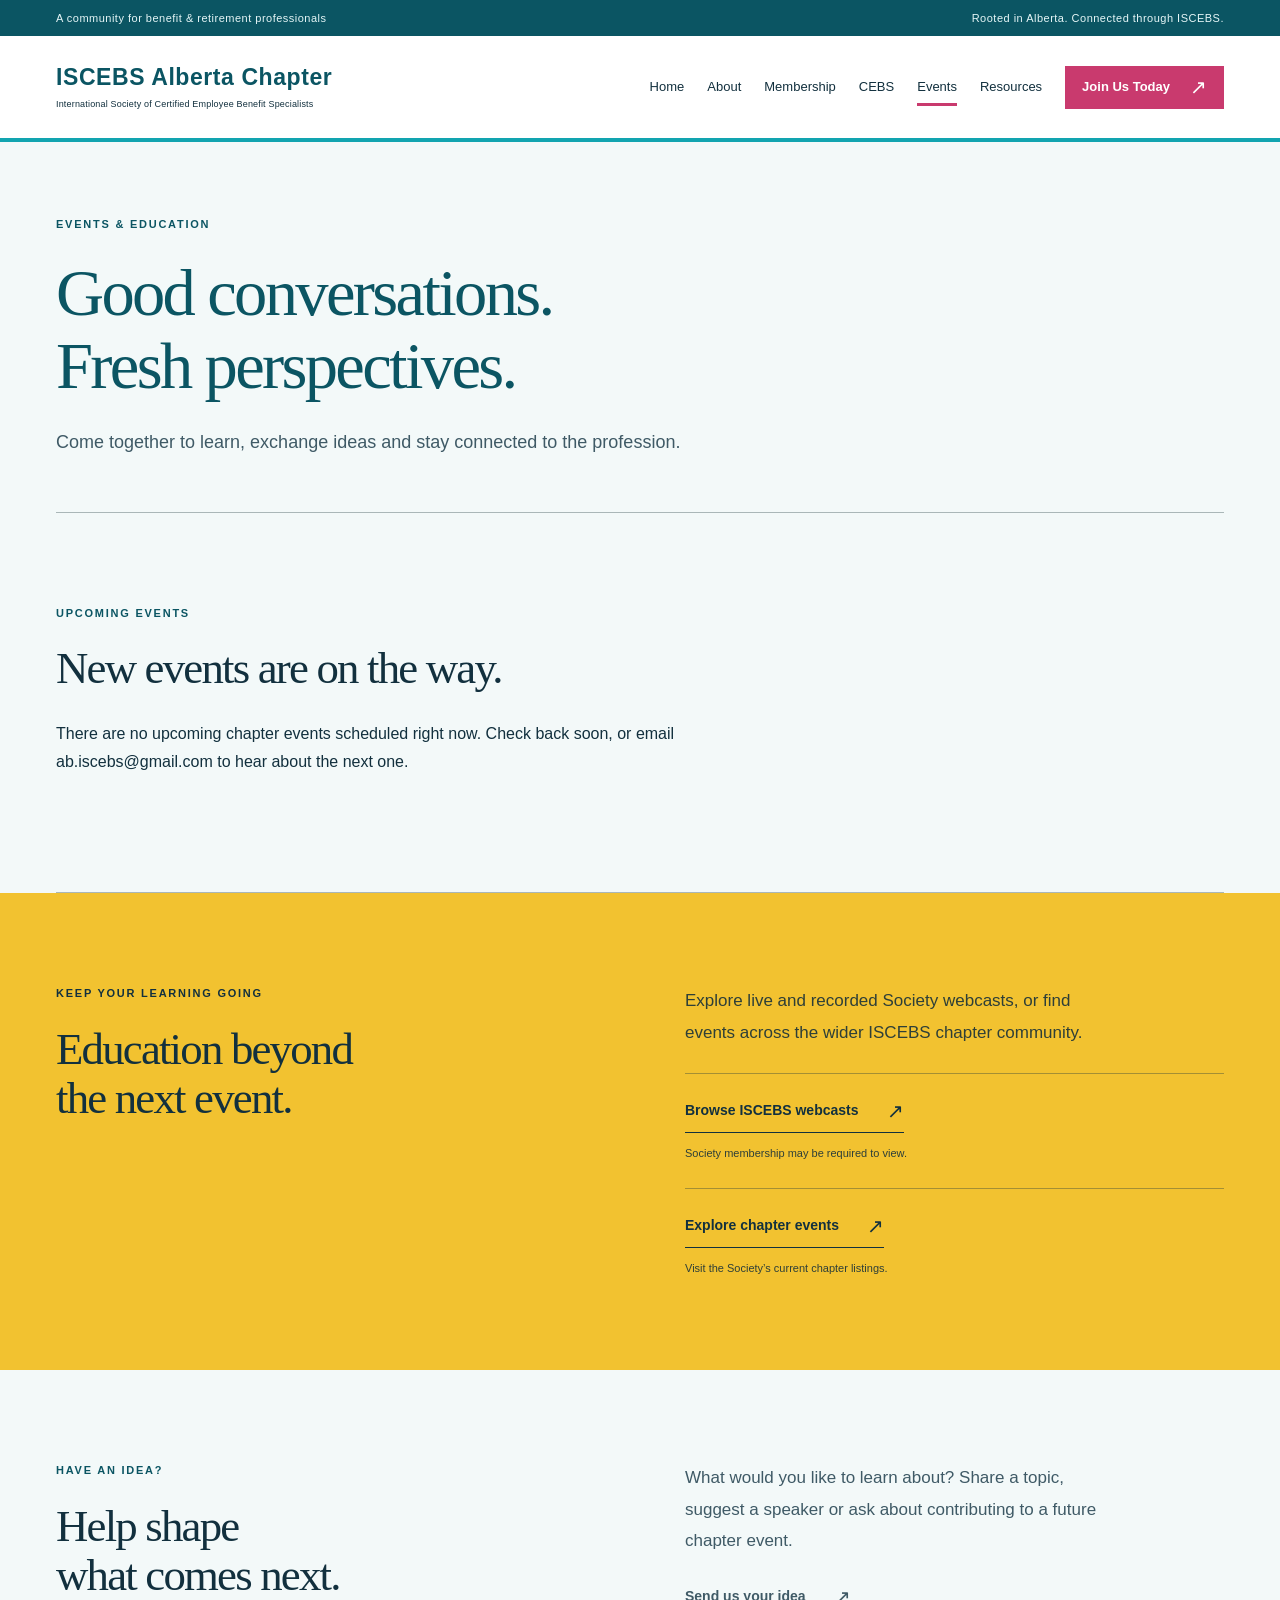
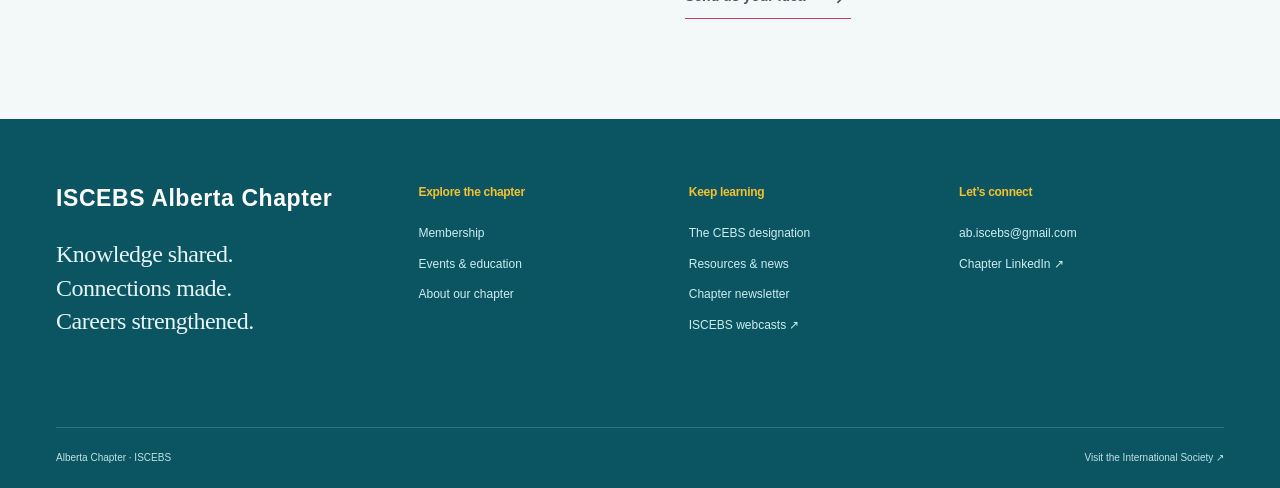
<file: events.html>
<!doctype html><html lang="en-CA"><head><meta charset="UTF-8"><meta name="robots" content="noindex"><meta name="viewport" content="width=device-width,initial-scale=1"><meta name="description" content="Upcoming Alberta Chapter education sessions, networking events and our Annual General Meeting, in Calgary, Edmonton and online. RSVP or get tickets online."><meta property="og:type" content="website"><meta property="og:site_name" content="Alberta Chapter of ISCEBS"><meta property="og:title" content="Events & Education | Alberta Chapter of ISCEBS"><meta property="og:description" content="Upcoming Alberta Chapter education sessions, networking events and our Annual General Meeting, in Calgary, Edmonton and online. RSVP or get tickets online."><meta property="og:url" content="https://abiscebs.com/events.html"><meta property="og:image" content="https://abiscebs.com/assets/share.jpg"><meta property="og:image:width" content="1200"><meta property="og:image:height" content="630"><meta property="og:image:alt" content="ISCEBS Alberta Chapter – Knowledge shared. Connections made."><meta property="og:locale" content="en_CA"><meta name="twitter:card" content="summary_large_image"><meta name="theme-color" content="#142f40"><title>Events & Education | Alberta Chapter of ISCEBS</title><link rel="icon" href="assets/favicon.svg" type="image/svg+xml"><link rel="stylesheet" href="assets/style.css?v=2"><link rel="stylesheet" href="assets/vibrant.css"><script src="assets/site.js" defer></script><script src="assets/wix-config.js" defer></script><script src="assets/wix-client.js" defer></script><script src="assets/wix-events.js?v=2" defer></script></head><body class="vibrant"><a class="skip-link" href="#main">Skip to content</a><div class="topline"><div class="wrap">A community for benefit & retirement professionals<span>Rooted in Alberta. Connected through ISCEBS.</span></div></div><header><div class="wrap header-inner"><a class="wordmark" href="index.html" aria-label="Alberta Chapter of ISCEBS home"><strong>ISCEBS Alberta Chapter</strong><small>International Society of Certified Employee Benefit Specialists</small></a><button class="menu-toggle" aria-controls="site-nav" aria-expanded="false">Menu <span aria-hidden="true">☰</span></button><nav id="site-nav" aria-label="Main navigation"><a href="index.html">Home</a><a href="about.html">About</a><a href="membership.html">Membership</a><a href="cebs.html">CEBS</a><a href="events.html" aria-current="page">Events</a><a href="resources.html">Resources</a><a class="button nav-join" href="http://iscebs.org/join" target="_blank" rel="noopener noreferrer">Join Us Today<span aria-hidden="true">↗</span></a></nav></div></header><main id="main"><section class="page-intro wrap"><div class="eyebrow">EVENTS & EDUCATION</div><h1>Good conversations.<br>Fresh perspectives.</h1><p class="intro-text">Come together to learn, exchange ideas and stay connected to the profession.</p></section><div data-wix-events data-show-until="2026-11-20T18:00:00-07:00"><section class="wrap featured-event"><div class="event-poster"><div class="eyebrow">ALBERTA CHAPTER · HYBRID EVENT</div><h2>Putting Together<br>the Retirement<br><em>Puzzle.</em></h2><div class="poster-bottom"><strong>20 November</strong><span>2026 · 12:00 p.m. MST</span></div></div><div class="event-details"><span class="tag">Upcoming chapter event</span><h2>Education & Annual General Meeting</h2><p>Join the Alberta Chapter for a presentation with Michelle Oram, CEBS, CPRC, Retirement Coach at Second Life Vision, followed by the Annual General Meeting and election of the 2027 board.</p><dl><div><dt>When</dt><dd>Friday, November 20, 2026<br>12:00 p.m. MST</dd></div><div><dt>How to attend</dt><dd>Online via Teams, or in person in Edmonton or Calgary.</dd></div><div><dt>Edmonton</dt><dd>Edmonton Pipe Industry Benefit Fund<br>16214–118 Avenue</dd></div><div><dt>Calgary</dt><dd>Suncor<br>111 5 Avenue SW</dd></div><div><dt>Pricing</dt><dd>Members & virtual nonmembers: complimentary.<br>In-person nonmembers: $25 CAD.</dd></div></dl><div class="registration-panel"><h3>Event registration</h3><p data-registration-status role="status" aria-live="polite">Loading registration details…</p></div><a class="text-link" href="https://www.iscebs.org/detail-pages/event/2026/11/20/default-calendar/alberta-chapter-AGM" target="_blank" rel="noopener noreferrer">View the official event listing <span aria-hidden="true">↗</span></a></div></section></div>
<section class="wrap section past-events" id="past-events" aria-labelledby="past-heading" hidden><div class="eyebrow">OUR CHAPTER IN ACTION</div><h2 id="past-heading">Past events</h2><p class="past-intro">A look back at the conversations, learning and connections we’ve shared.</p><div data-past-events></div></section><section class="soft-section"><div class="wrap section split"><div><div class="eyebrow">KEEP YOUR LEARNING GOING</div><h2>Education beyond<br>the next event.</h2></div><div class="prose"><p>Explore live and recorded Society webcasts, or find events across the wider ISCEBS chapter community.</p><div class="resource-row"><a class="text-link" href="https://www.iscebs.org/home/education---resources/webcasts" target="_blank" rel="noopener noreferrer">Browse ISCEBS webcasts<span aria-hidden="true">↗</span></a><small>Society membership may be required to view.</small></div><div class="resource-row"><a class="text-link" href="https://www.iscebs.org/local-chapters" target="_blank" rel="noopener noreferrer">Explore chapter events<span aria-hidden="true">↗</span></a><small>Visit the Society’s current chapter listings.</small></div></div></div></section><section class="wrap section split"><div><div class="eyebrow">HAVE AN IDEA?</div><h2>Help shape<br>what comes next.</h2></div><div class="prose"><p>What would you like to learn about? Share a topic, suggest a speaker or ask about contributing to a future chapter event.</p><a class="text-link" href="mailto:ab.iscebs@gmail.com?subject=Alberta%20Chapter%20event%20idea">Send us your idea<span aria-hidden="true">↗</span></a></div></section></main><footer><div class="wrap footer-main"><div class="footer-brand"><a class="wordmark" href="index.html"><strong>ISCEBS Alberta Chapter</strong></a><p>Knowledge shared.<br>Connections made.<br>Careers strengthened.</p></div><div><h3>Explore the chapter</h3><a href="membership.html">Membership</a><a href="events.html">Events & education</a><a href="about.html">About our chapter</a></div><div><h3>Keep learning</h3><a href="cebs.html">The CEBS designation</a><a href="resources.html">Resources & news</a><a href="newsletter.html">Chapter newsletter</a><a href="https://www.iscebs.org/home/education---resources/webcasts" target="_blank" rel="noopener noreferrer">ISCEBS webcasts ↗</a></div><div><h3>Let’s connect</h3><a href="mailto:ab.iscebs@gmail.com">ab.iscebs@gmail.com</a><a href="https://www.linkedin.com/company/94094639/" target="_blank" rel="noopener noreferrer">Chapter LinkedIn ↗</a></div></div><div class="wrap footer-bottom"><span>Alberta Chapter · ISCEBS</span><a href="https://www.iscebs.org/" target="_blank" rel="noopener noreferrer">Visit the International Society ↗</a></div></footer></body></html>
</file>
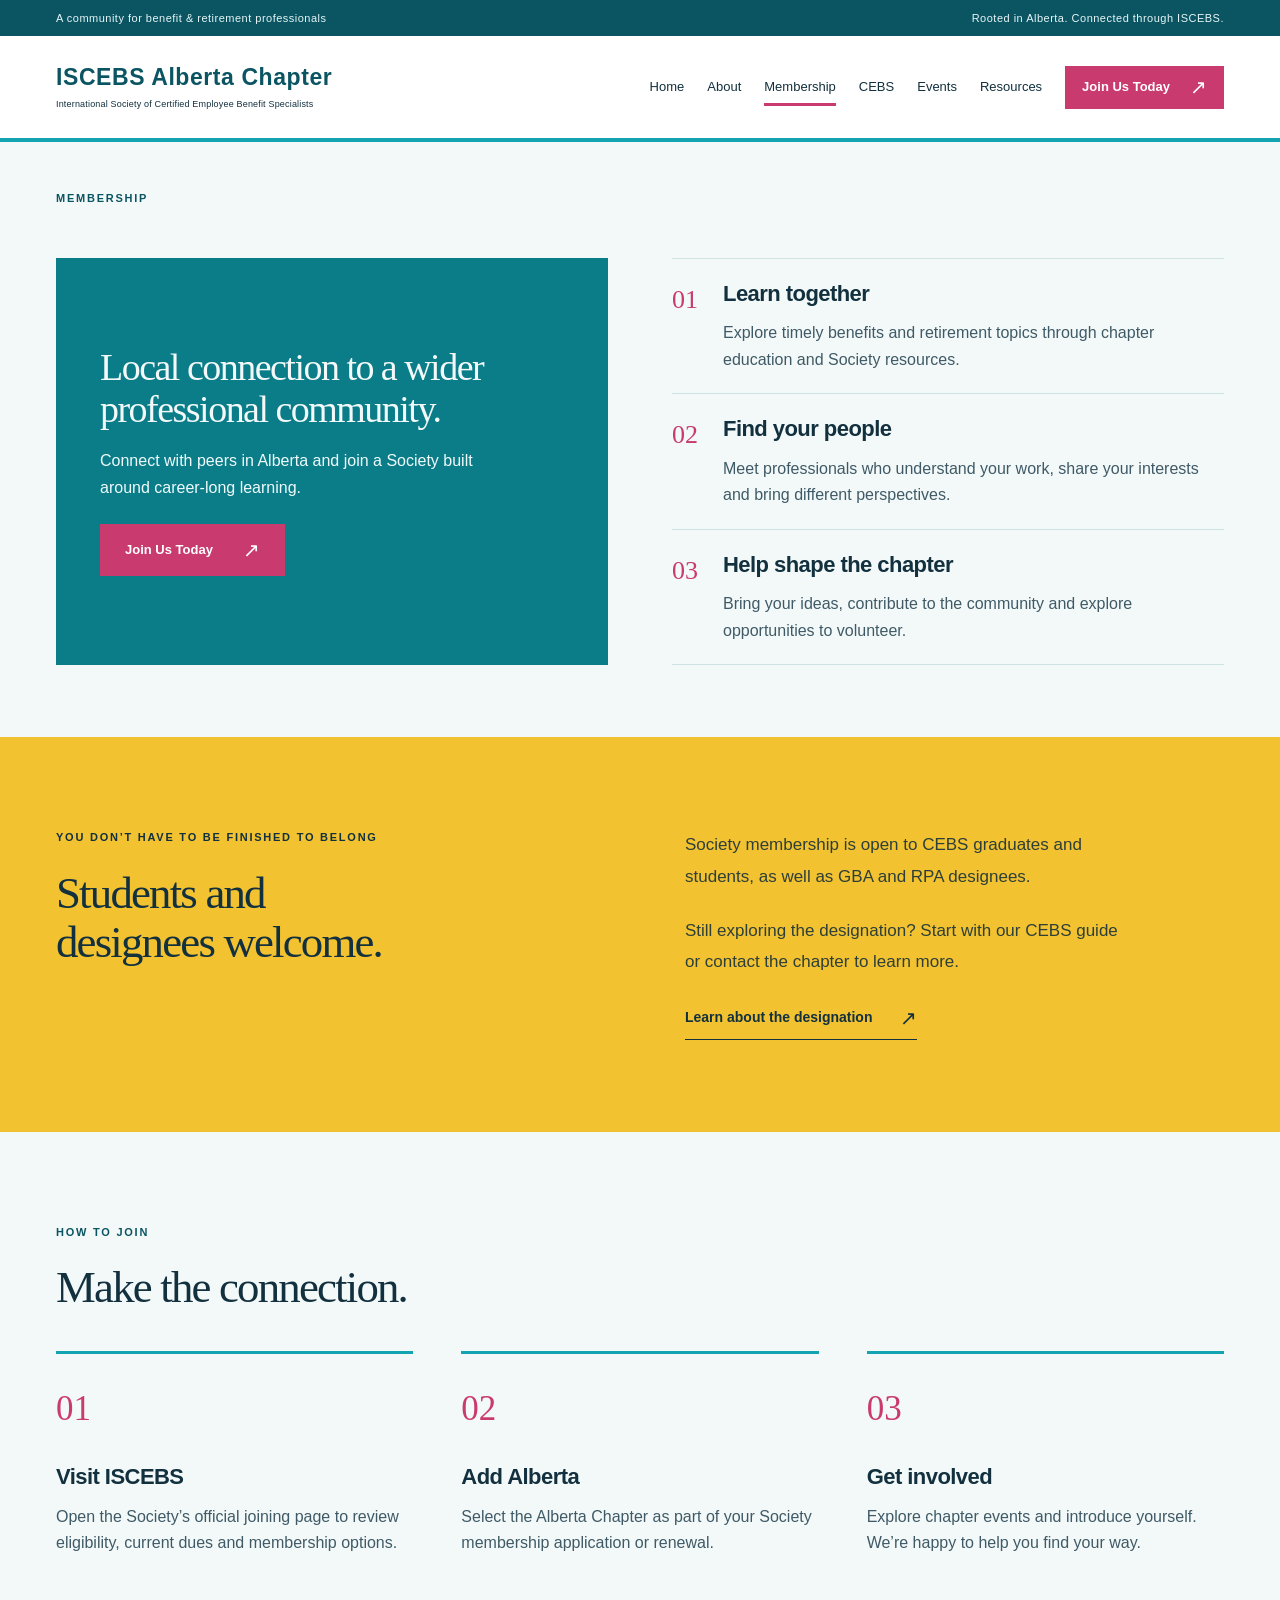
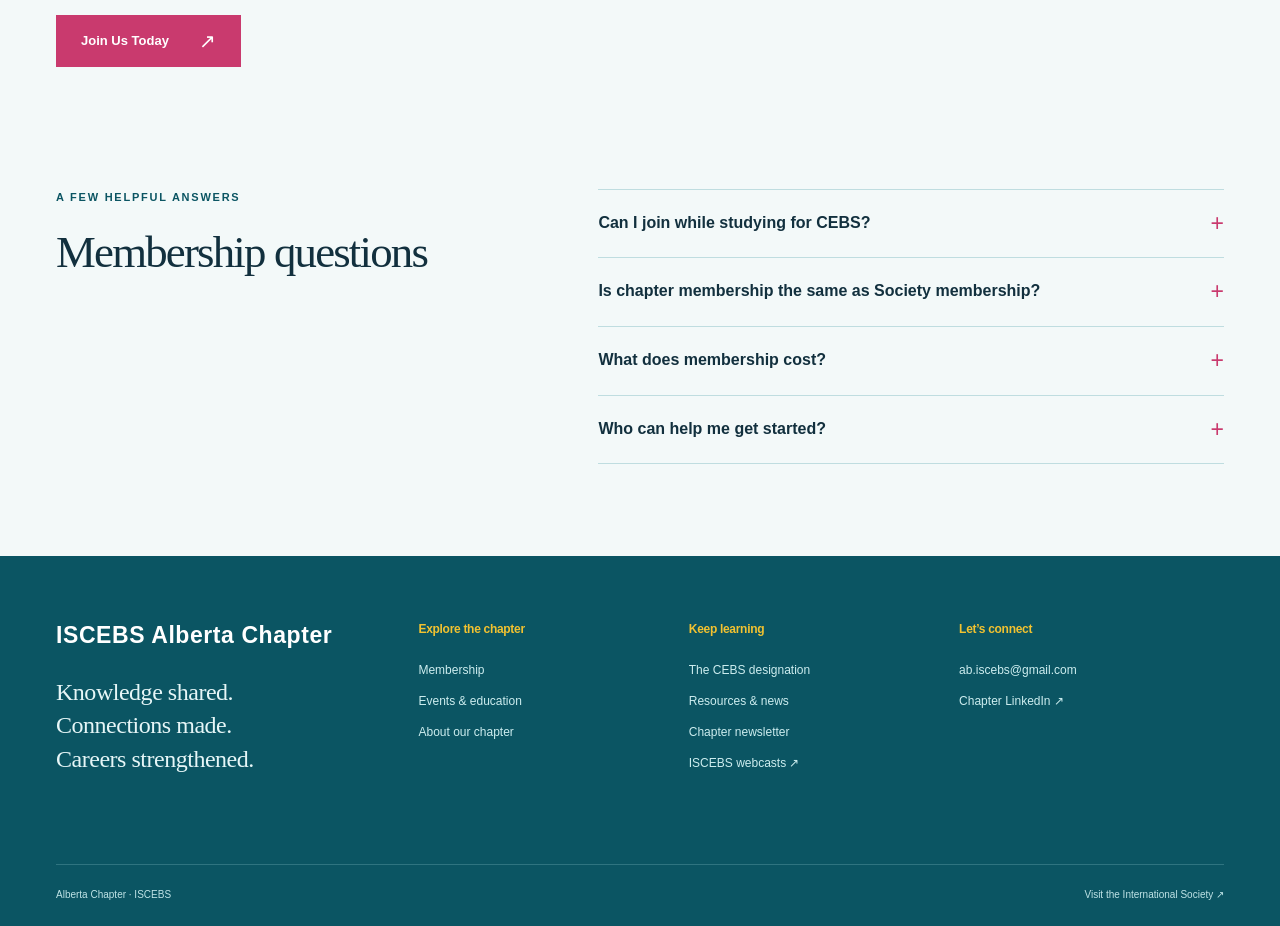
<file: membership.html>
<!doctype html><html lang="en-CA"><head><meta charset="UTF-8"><meta name="robots" content="noindex"><meta name="viewport" content="width=device-width,initial-scale=1"><meta name="description" content="Join a local community of benefits and retirement professionals. Explore Alberta Chapter membership and how to join ISCEBS."><meta property="og:type" content="website"><meta property="og:site_name" content="Alberta Chapter of ISCEBS"><meta property="og:title" content="Membership | Alberta Chapter of ISCEBS"><meta property="og:description" content="Join a local community of benefits and retirement professionals. Explore Alberta Chapter membership and how to join ISCEBS."><meta property="og:url" content="https://abiscebs.com/membership.html"><meta property="og:image" content="https://abiscebs.com/assets/share.jpg"><meta property="og:image:width" content="1200"><meta property="og:image:height" content="630"><meta property="og:image:alt" content="ISCEBS Alberta Chapter – Knowledge shared. Connections made."><meta property="og:locale" content="en_CA"><meta name="twitter:card" content="summary_large_image"><meta name="theme-color" content="#142f40"><title>Membership | Alberta Chapter of ISCEBS</title><link rel="icon" href="assets/favicon.svg" type="image/svg+xml"><link rel="stylesheet" href="assets/style.css"><link rel="stylesheet" href="assets/vibrant.css"><script src="assets/site.js" defer></script></head><body class="vibrant"><a class="skip-link" href="#main">Skip to content</a><div class="topline"><div class="wrap">A community for benefit & retirement professionals<span>Rooted in Alberta. Connected through ISCEBS.</span></div></div><header><div class="wrap header-inner"><a class="wordmark" href="index.html" aria-label="Alberta Chapter of ISCEBS home"><strong>ISCEBS Alberta Chapter</strong><small>International Society of Certified Employee Benefit Specialists</small></a><button class="menu-toggle" aria-controls="site-nav" aria-expanded="false">Menu <span aria-hidden="true">☰</span></button><nav id="site-nav" aria-label="Main navigation"><a href="index.html">Home</a><a href="about.html">About</a><a href="membership.html" aria-current="page">Membership</a><a href="cebs.html">CEBS</a><a href="events.html">Events</a><a href="resources.html">Resources</a><a class="button nav-join" href="http://iscebs.org/join" target="_blank" rel="noopener noreferrer">Join Us Today<span aria-hidden="true">↗</span></a></nav></div></header><main id="main"><section class="page-intro page-intro--tight wrap"><div class="eyebrow">MEMBERSHIP</div><h1 class="sr-only">Membership</h1></section><section class="wrap membership-lead"><div class="membership-statement"><h2>Local connection to a wider professional community.</h2><p>Connect with peers in Alberta and join a Society built around career-long learning.</p><a class="button light" href="http://iscebs.org/join" target="_blank" rel="noopener noreferrer">Join Us Today<span aria-hidden="true">↗</span></a></div><div class="member-reasons"><article><span>01</span><div><h3>Learn together</h3><p>Explore timely benefits and retirement topics through chapter education and Society resources.</p></div></article><article><span>02</span><div><h3>Find your people</h3><p>Meet professionals who understand your work, share your interests and bring different perspectives.</p></div></article><article><span>03</span><div><h3>Help shape the chapter</h3><p>Bring your ideas, contribute to the community and explore opportunities to volunteer.</p></div></article></div></section>
<section class="soft-section"><div class="wrap section split"><div><div class="eyebrow">YOU DON’T HAVE TO BE FINISHED TO BELONG</div><h2>Students and<br>designees welcome.</h2></div><div class="prose"><p>Society membership is open to CEBS graduates and students, as well as GBA and RPA designees.</p><p>Still exploring the designation? Start with our CEBS guide or contact the chapter to learn more.</p><a class="text-link" href="cebs.html">Learn about the designation<span aria-hidden="true">↗</span></a></div></div></section>
<section class="wrap section"><div class="section-top"><div><div class="eyebrow">HOW TO JOIN</div><h2>Make the connection.</h2></div></div><div class="steps"><article><span>01</span><h3>Visit ISCEBS</h3><p>Open the Society’s official joining page to review eligibility, current dues and membership options.</p></article><article><span>02</span><h3>Add Alberta</h3><p>Select the Alberta Chapter as part of your Society membership application or renewal.</p></article><article><span>03</span><h3>Get involved</h3><p>Explore chapter events and introduce yourself. We’re happy to help you find your way.</p></article></div><div class="actions"><a class="button" href="http://iscebs.org/join" target="_blank" rel="noopener noreferrer">Join Us Today<span aria-hidden="true">↗</span></a></div></section>
<section class="wrap section faq-section"><div><div class="eyebrow">A FEW HELPFUL ANSWERS</div><h2>Membership questions</h2></div><div class="faq"><details><summary>Can I join while studying for CEBS?<span aria-hidden="true">+</span></summary><div>Yes. Active CEBS students are eligible for Society and local chapter membership. Review the current eligibility details on the official ISCEBS joining page.</div></details><details><summary>Is chapter membership the same as Society membership?<span aria-hidden="true">+</span></summary><div>The Alberta Chapter is your local community within ISCEBS. Add chapter membership when you join or renew with the Society.</div></details><details><summary>What does membership cost?<span aria-hidden="true">+</span></summary><div>Society and chapter dues are listed in the official joining process. Follow the Join Us Today link to see current rates before applying.</div></details><details><summary>Who can help me get started?<span aria-hidden="true">+</span></summary><div>Email <a href="mailto:ab.iscebs@gmail.com">ab.iscebs@gmail.com</a> with your questions about the Alberta Chapter.</div></details></div></section></main><footer><div class="wrap footer-main"><div class="footer-brand"><a class="wordmark" href="index.html"><strong>ISCEBS Alberta Chapter</strong></a><p>Knowledge shared.<br>Connections made.<br>Careers strengthened.</p></div><div><h3>Explore the chapter</h3><a href="membership.html">Membership</a><a href="events.html">Events & education</a><a href="about.html">About our chapter</a></div><div><h3>Keep learning</h3><a href="cebs.html">The CEBS designation</a><a href="resources.html">Resources & news</a><a href="newsletter.html">Chapter newsletter</a><a href="https://www.iscebs.org/home/education---resources/webcasts" target="_blank" rel="noopener noreferrer">ISCEBS webcasts ↗</a></div><div><h3>Let’s connect</h3><a href="mailto:ab.iscebs@gmail.com">ab.iscebs@gmail.com</a><a href="https://www.linkedin.com/company/94094639/" target="_blank" rel="noopener noreferrer">Chapter LinkedIn ↗</a></div></div><div class="wrap footer-bottom"><span>Alberta Chapter · ISCEBS</span><a href="https://www.iscebs.org/" target="_blank" rel="noopener noreferrer">Visit the International Society ↗</a></div></footer></body></html>
</file>
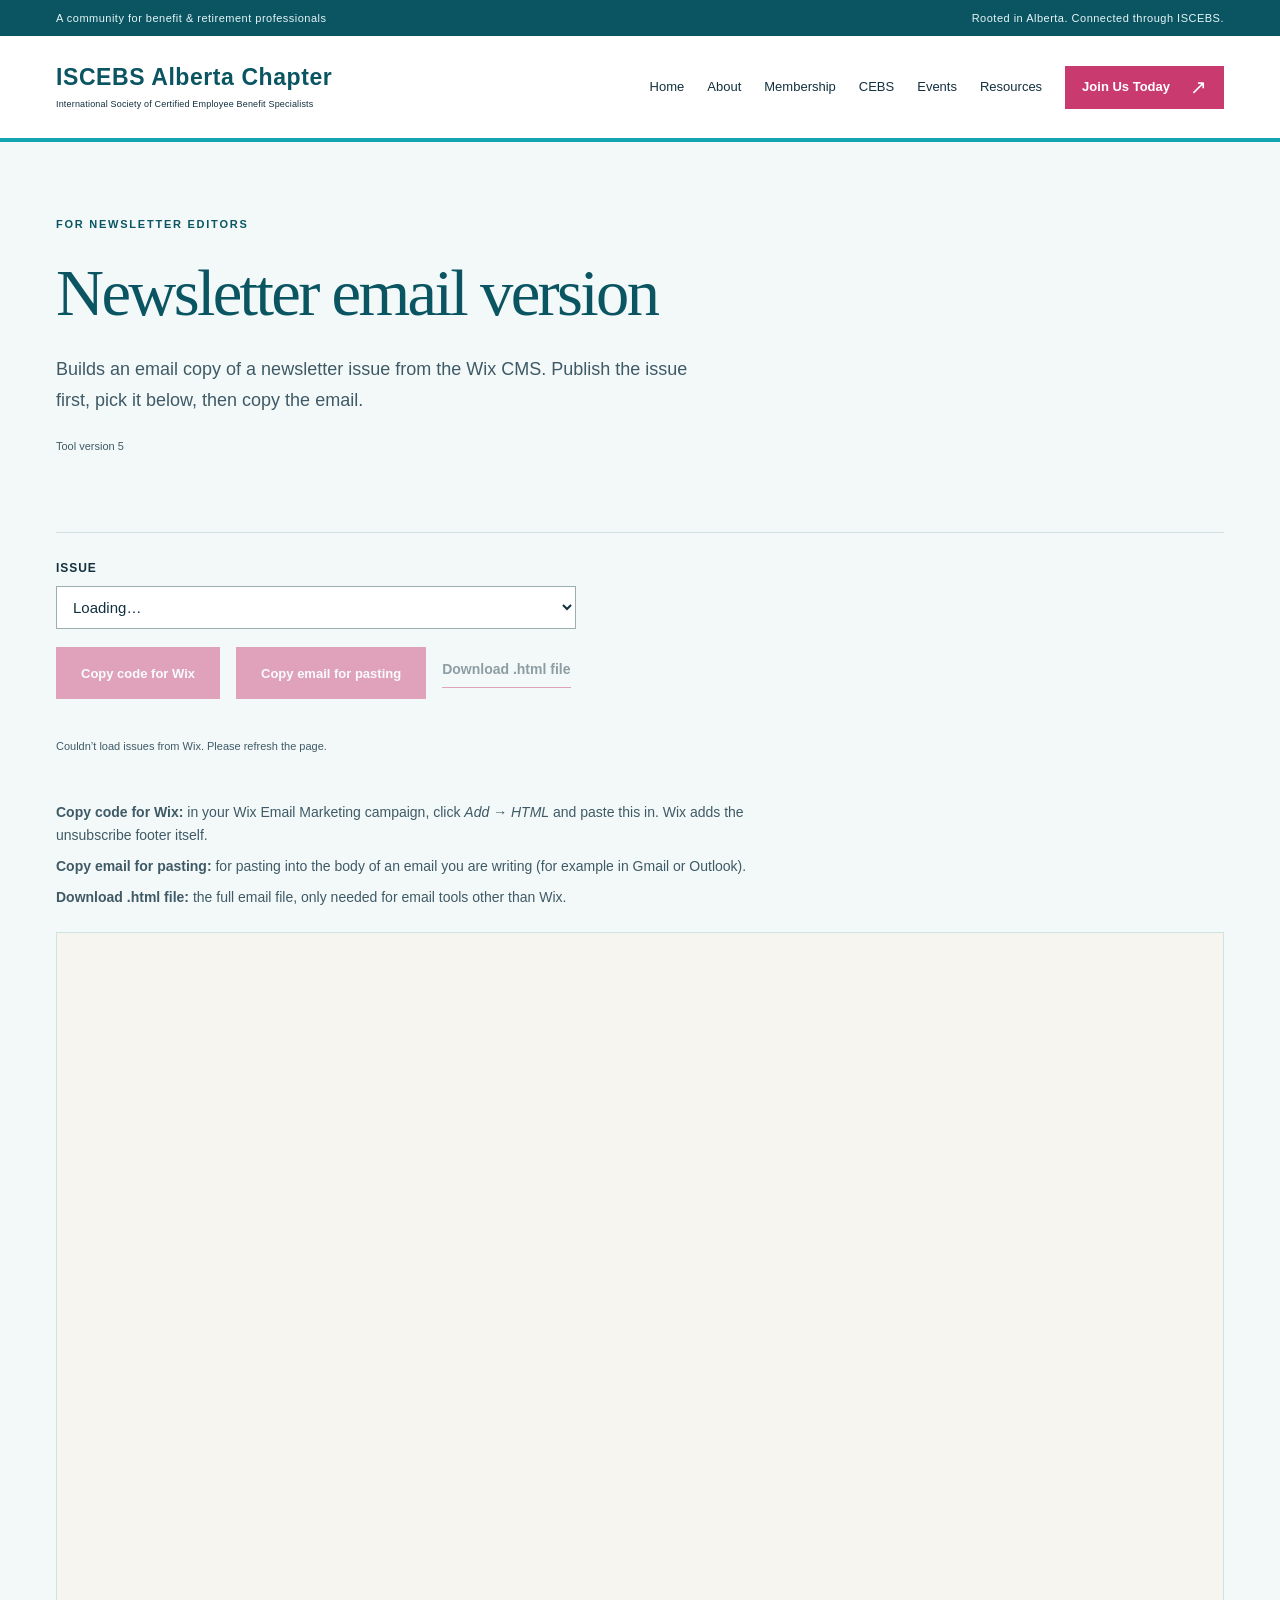
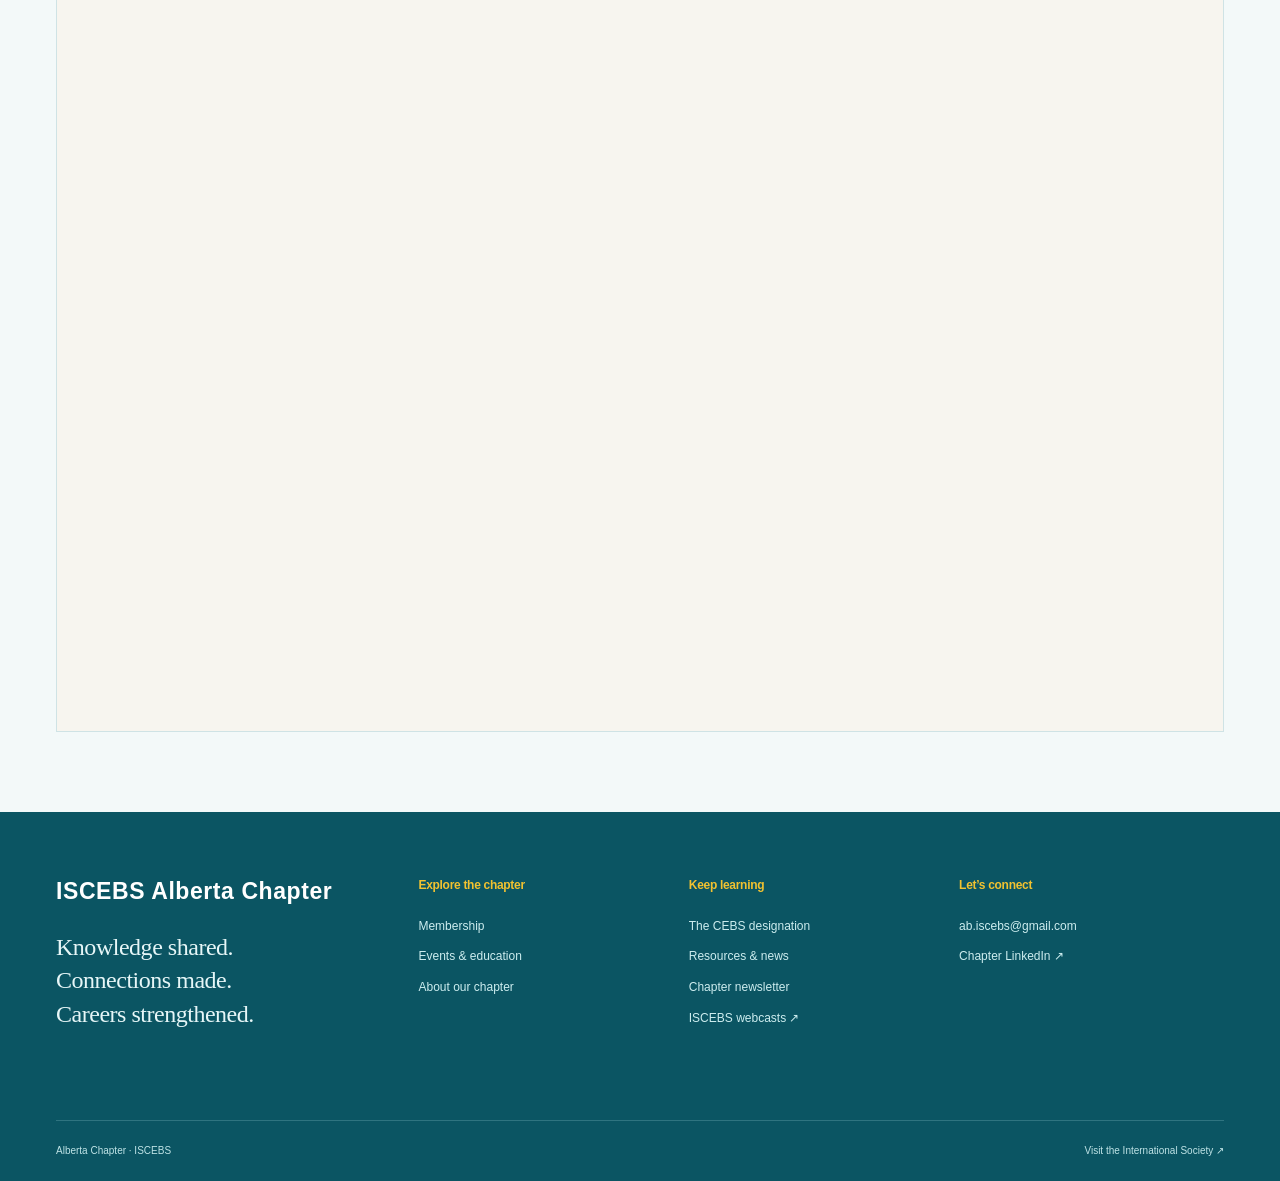
<file: newsletter-email.html>
<!doctype html><html lang="en-CA"><head><meta charset="UTF-8"><meta name="viewport" content="width=device-width,initial-scale=1"><meta name="description" content="Read the Alberta Chapter newsletter: chapter news, upcoming events, CEBS updates and member highlights."><meta name="theme-color" content="#142f40"><title>Newsletter Email Version | Alberta Chapter of ISCEBS</title><meta name="robots" content="noindex"><link rel="icon" href="assets/favicon.svg" type="image/svg+xml"><link rel="stylesheet" href="assets/style.css"><link rel="stylesheet" href="assets/vibrant.css"><script src="assets/site.js" defer></script><script src="assets/wix-config.js" defer></script><script src="assets/wix-client.js" defer></script><script src="assets/wix-newsletter-email.js?v=5" defer></script></head><body class="vibrant"><a class="skip-link" href="#main">Skip to content</a><div class="topline"><div class="wrap">A community for benefit & retirement professionals<span>Rooted in Alberta. Connected through ISCEBS.</span></div></div><header><div class="wrap header-inner"><a class="wordmark" href="index.html" aria-label="Alberta Chapter of ISCEBS home"><strong>ISCEBS Alberta Chapter</strong><small>International Society of Certified Employee Benefit Specialists</small></a><button class="menu-toggle" aria-controls="site-nav" aria-expanded="false">Menu <span aria-hidden="true">☰</span></button><nav id="site-nav" aria-label="Main navigation"><a href="index.html">Home</a><a href="about.html">About</a><a href="membership.html">Membership</a><a href="cebs.html">CEBS</a><a href="events.html">Events</a><a href="resources.html">Resources</a><a class="button nav-join" href="http://iscebs.org/join" target="_blank" rel="noopener noreferrer">Join Us Today<span aria-hidden="true">↗</span></a></nav></div></header><main id="main"><section class="wrap page-intro"><div class="eyebrow">FOR NEWSLETTER EDITORS</div><h1>Newsletter email version</h1><p class="intro-text">Builds an email copy of a newsletter issue from the Wix CMS. Publish the issue first, pick it below, then copy the email.</p><p class="small-note">Tool version 5</p></section>
<section class="wrap email-tool" data-email-tool>
<div class="email-controls"><label>Issue<select data-email-issue><option>Loading…</option></select></label>
<div class="email-buttons"><button class="button" type="button" data-email-action="wix" disabled>Copy code for Wix</button><button class="button light-outline" type="button" data-email-action="rich" disabled>Copy email for pasting</button><button class="text-link" type="button" data-email-action="download" disabled>Download .html file</button></div>
<p class="small-note" role="status" data-email-status></p></div>
<div class="email-help"><p><strong>Copy code for Wix:</strong> in your Wix Email Marketing campaign, click <em>Add → HTML</em> and paste this in. Wix adds the unsubscribe footer itself.</p><p><strong>Copy email for pasting:</strong> for pasting into the body of an email you are writing (for example in Gmail or Outlook).</p><p><strong>Download .html file:</strong> the full email file, only needed for email tools other than Wix.</p></div>
<iframe class="email-preview" title="Email preview" data-email-preview></iframe>
</section></main><footer><div class="wrap footer-main"><div class="footer-brand"><a class="wordmark" href="index.html"><strong>ISCEBS Alberta Chapter</strong></a><p>Knowledge shared.<br>Connections made.<br>Careers strengthened.</p></div><div><h3>Explore the chapter</h3><a href="membership.html">Membership</a><a href="events.html">Events & education</a><a href="about.html">About our chapter</a></div><div><h3>Keep learning</h3><a href="cebs.html">The CEBS designation</a><a href="resources.html">Resources & news</a><a href="newsletter.html">Chapter newsletter</a><a href="https://www.iscebs.org/home/education---resources/webcasts" target="_blank" rel="noopener noreferrer">ISCEBS webcasts ↗</a></div><div><h3>Let’s connect</h3><a href="mailto:ab.iscebs@gmail.com">ab.iscebs@gmail.com</a><a href="https://www.linkedin.com/company/94094639/" target="_blank" rel="noopener noreferrer">Chapter LinkedIn ↗</a></div></div><div class="wrap footer-bottom"><span>Alberta Chapter · ISCEBS</span><a href="https://www.iscebs.org/" target="_blank" rel="noopener noreferrer">Visit the International Society ↗</a></div></footer></body></html>
</file>
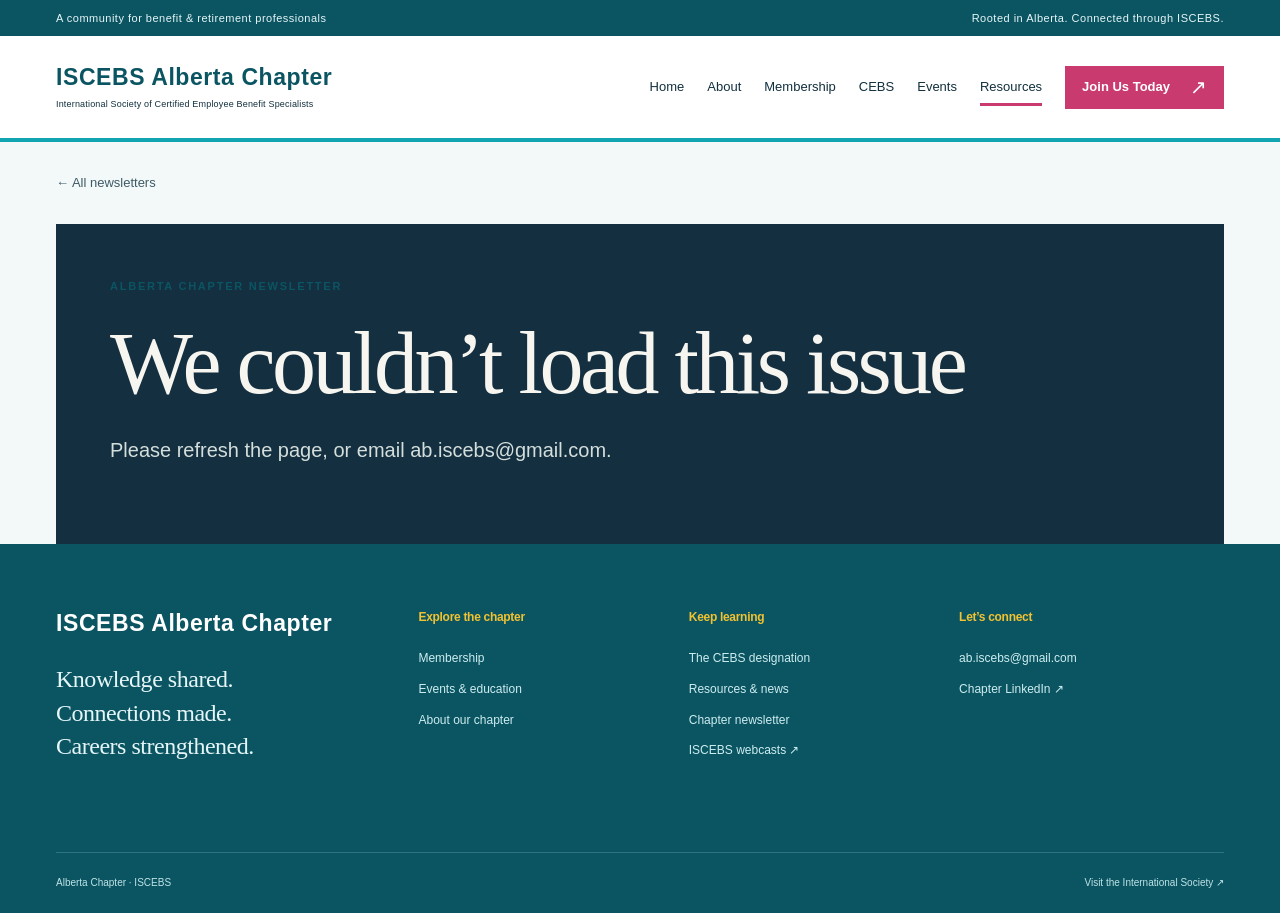
<file: newsletter-issue.html>
<!doctype html><html lang="en-CA"><head><meta charset="UTF-8"><meta name="robots" content="noindex"><meta name="viewport" content="width=device-width,initial-scale=1"><meta name="description" content="Read the Alberta Chapter newsletter: chapter news, upcoming events, CEBS updates and member highlights."><meta property="og:type" content="website"><meta property="og:site_name" content="Alberta Chapter of ISCEBS"><meta property="og:title" content="Chapter Newsletter | Alberta Chapter of ISCEBS"><meta property="og:description" content="Read the Alberta Chapter newsletter: chapter news, upcoming events, CEBS updates and member highlights."><meta property="og:url" content="https://abiscebs.com/newsletter-issue.html"><meta property="og:image" content="https://abiscebs.com/assets/share.jpg"><meta property="og:image:width" content="1200"><meta property="og:image:height" content="630"><meta property="og:image:alt" content="ISCEBS Alberta Chapter – Knowledge shared. Connections made."><meta property="og:locale" content="en_CA"><meta name="twitter:card" content="summary_large_image"><meta name="theme-color" content="#142f40"><title>Chapter Newsletter | Alberta Chapter of ISCEBS</title><link rel="icon" href="assets/favicon.svg" type="image/svg+xml"><link rel="stylesheet" href="assets/style.css"><link rel="stylesheet" href="assets/vibrant.css"><script src="assets/site.js" defer></script><script src="assets/wix-config.js" defer></script><script src="assets/wix-client.js" defer></script><script src="assets/wix-newsletter.js" defer></script></head><body class="vibrant"><a class="skip-link" href="#main">Skip to content</a><div class="topline"><div class="wrap">A community for benefit & retirement professionals<span>Rooted in Alberta. Connected through ISCEBS.</span></div></div><header><div class="wrap header-inner"><a class="wordmark" href="index.html" aria-label="Alberta Chapter of ISCEBS home"><strong>ISCEBS Alberta Chapter</strong><small>International Society of Certified Employee Benefit Specialists</small></a><button class="menu-toggle" aria-controls="site-nav" aria-expanded="false">Menu <span aria-hidden="true">☰</span></button><nav id="site-nav" aria-label="Main navigation"><a href="index.html">Home</a><a href="about.html">About</a><a href="membership.html">Membership</a><a href="cebs.html">CEBS</a><a href="events.html">Events</a><a href="resources.html" aria-current="page">Resources</a><a class="button nav-join" href="http://iscebs.org/join" target="_blank" rel="noopener noreferrer">Join Us Today<span aria-hidden="true">↗</span></a></nav></div></header><main id="main"><div data-issue-root><section class="wrap issue-hero"><div class="eyebrow">ALBERTA CHAPTER NEWSLETTER</div><p role="status">Loading the newsletter…</p></section></div></main><footer><div class="wrap footer-main"><div class="footer-brand"><a class="wordmark" href="index.html"><strong>ISCEBS Alberta Chapter</strong></a><p>Knowledge shared.<br>Connections made.<br>Careers strengthened.</p></div><div><h3>Explore the chapter</h3><a href="membership.html">Membership</a><a href="events.html">Events & education</a><a href="about.html">About our chapter</a></div><div><h3>Keep learning</h3><a href="cebs.html">The CEBS designation</a><a href="resources.html">Resources & news</a><a href="newsletter.html">Chapter newsletter</a><a href="https://www.iscebs.org/home/education---resources/webcasts" target="_blank" rel="noopener noreferrer">ISCEBS webcasts ↗</a></div><div><h3>Let’s connect</h3><a href="mailto:ab.iscebs@gmail.com">ab.iscebs@gmail.com</a><a href="https://www.linkedin.com/company/94094639/" target="_blank" rel="noopener noreferrer">Chapter LinkedIn ↗</a></div></div><div class="wrap footer-bottom"><span>Alberta Chapter · ISCEBS</span><a href="https://www.iscebs.org/" target="_blank" rel="noopener noreferrer">Visit the International Society ↗</a></div></footer></body></html>
</file>
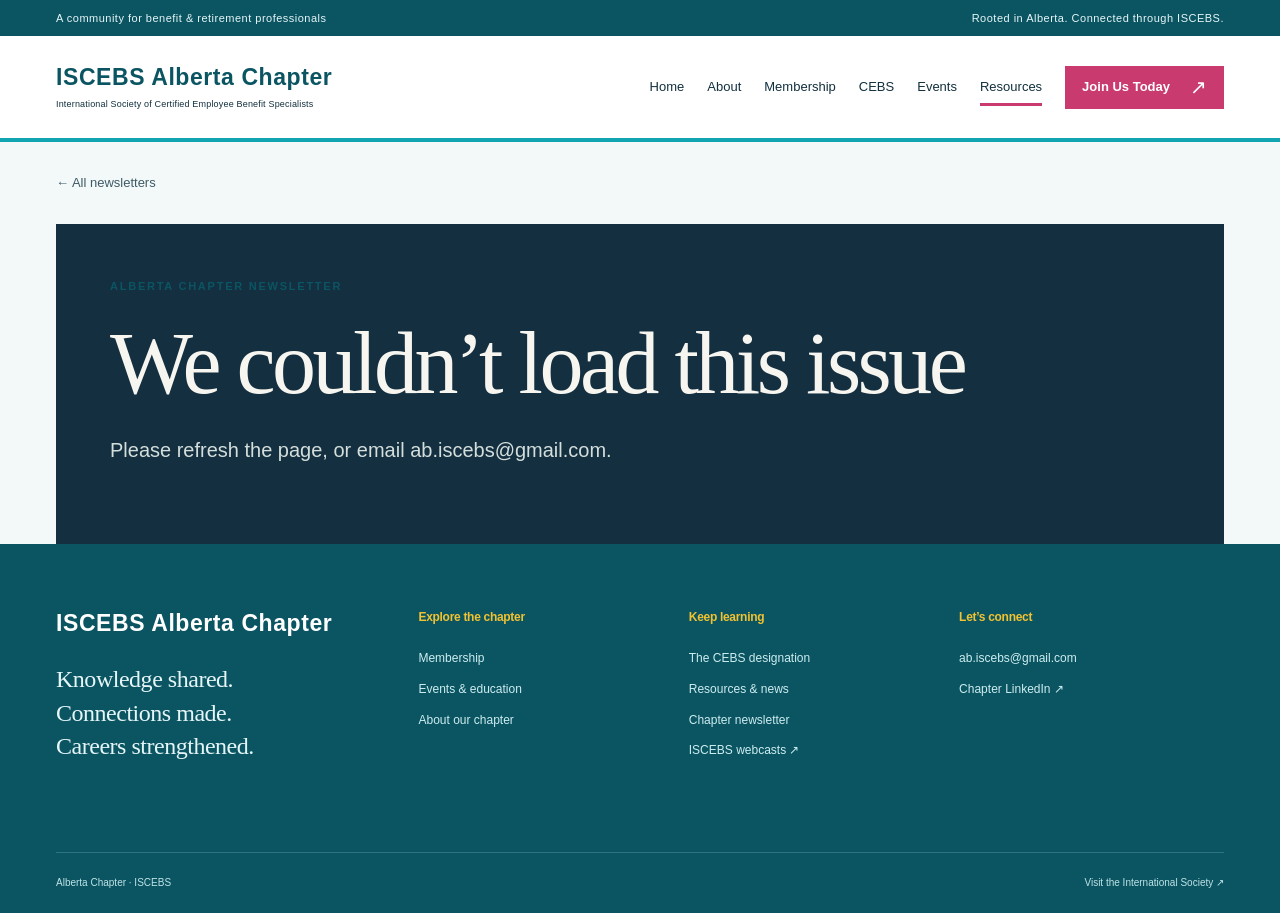
<file: newsletter-january-2027.html>
<!doctype html><html lang="en-CA"><head><meta charset="UTF-8"><title>January 2027 Newsletter | Alberta Chapter of ISCEBS</title><meta name="robots" content="noindex"><meta http-equiv="refresh" content="0; url=newsletter-issue.html?issue=2027-01"><link rel="canonical" href="newsletter-issue.html?issue=2027-01"><script>location.replace('newsletter-issue.html?issue=2027-01' + location.hash);</script></head><body><p>This newsletter has moved. <a href="newsletter-issue.html?issue=2027-01">Read the January 2027 issue</a>.</p></body></html>
</file>
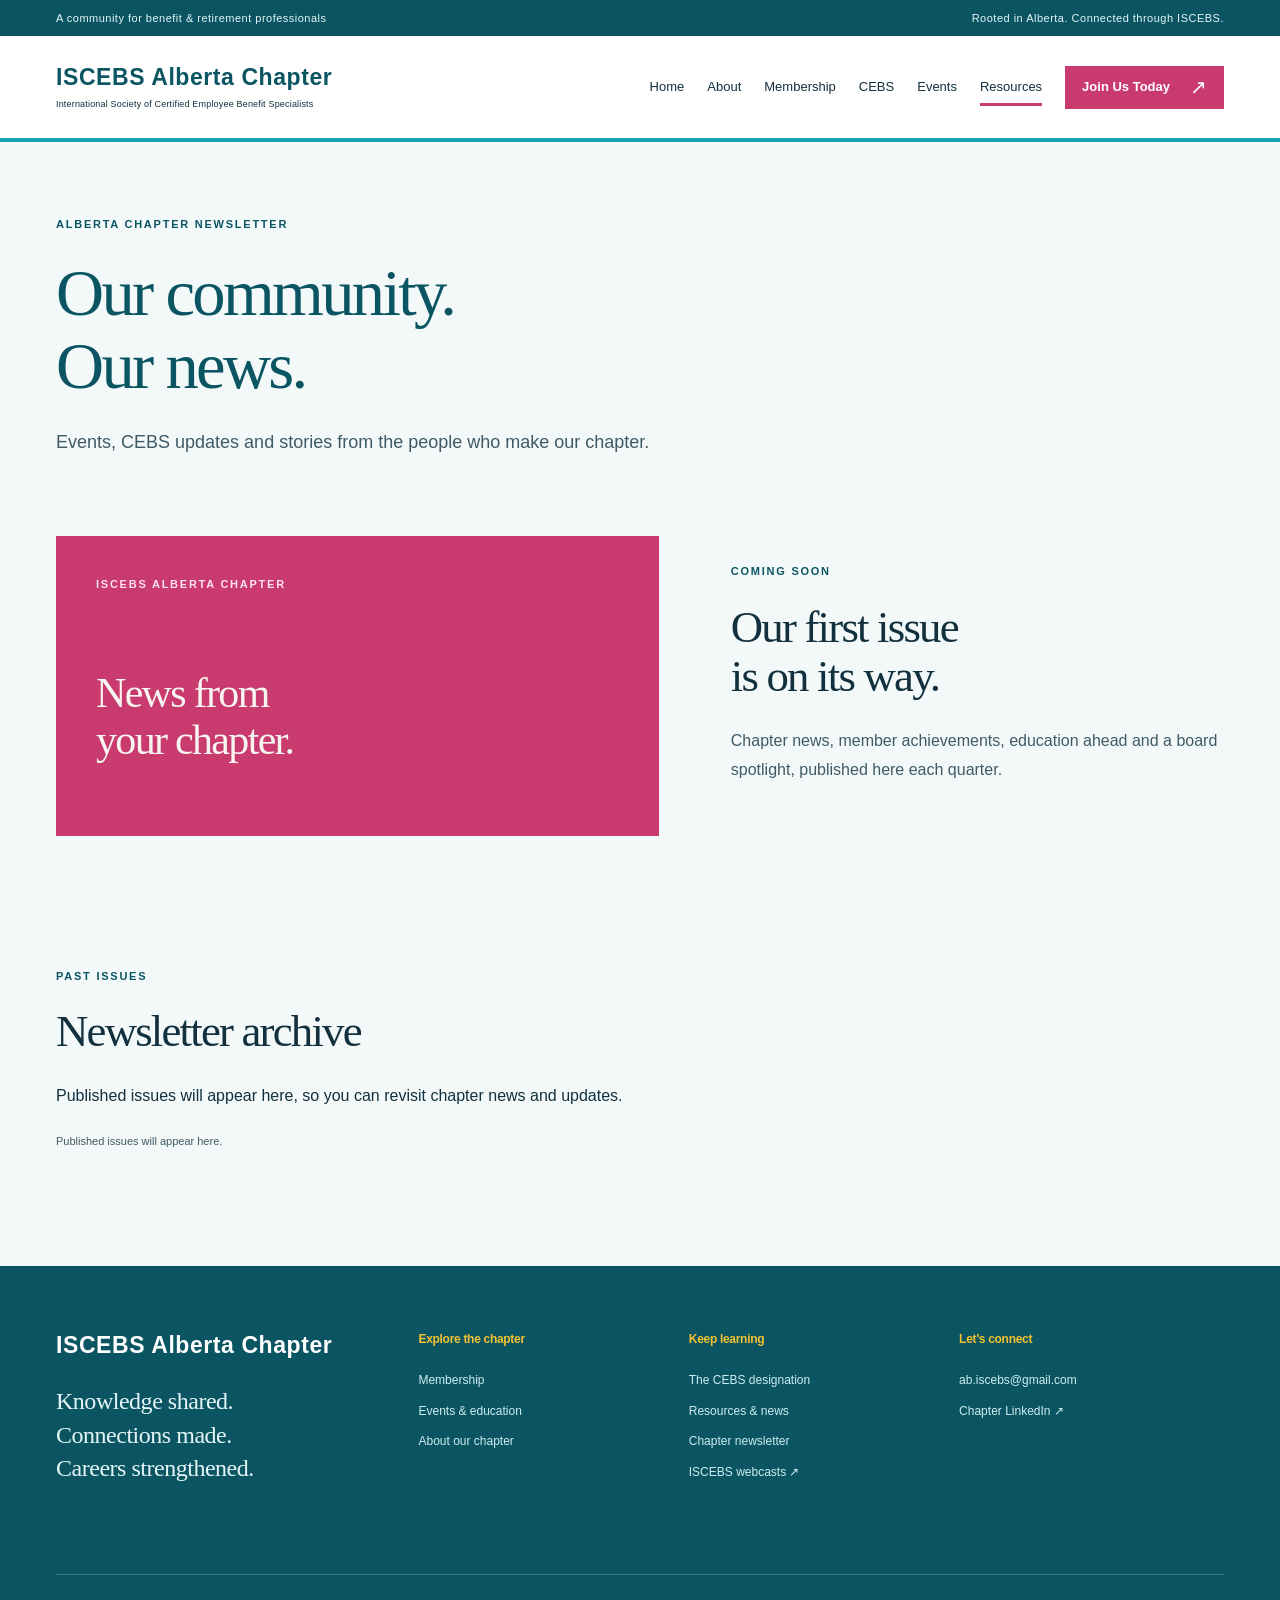
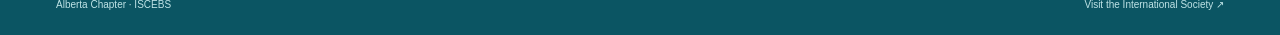
<file: newsletter.html>
<!doctype html><html lang="en-CA"><head><meta charset="UTF-8"><meta name="robots" content="noindex"><meta name="viewport" content="width=device-width,initial-scale=1"><meta name="description" content="Read the Alberta Chapter newsletter: chapter news, upcoming events, CEBS updates and member highlights."><meta property="og:type" content="website"><meta property="og:site_name" content="Alberta Chapter of ISCEBS"><meta property="og:title" content="Chapter Newsletter | Alberta Chapter of ISCEBS"><meta property="og:description" content="Read the Alberta Chapter newsletter: chapter news, upcoming events, CEBS updates and member highlights."><meta property="og:url" content="https://abiscebs.com/newsletter.html"><meta property="og:image" content="https://abiscebs.com/assets/share.jpg"><meta property="og:image:width" content="1200"><meta property="og:image:height" content="630"><meta property="og:image:alt" content="ISCEBS Alberta Chapter – Knowledge shared. Connections made."><meta property="og:locale" content="en_CA"><meta name="twitter:card" content="summary_large_image"><meta name="theme-color" content="#142f40"><title>Chapter Newsletter | Alberta Chapter of ISCEBS</title><link rel="icon" href="assets/favicon.svg" type="image/svg+xml"><link rel="stylesheet" href="assets/style.css"><link rel="stylesheet" href="assets/vibrant.css"><script src="assets/site.js" defer></script><script src="assets/wix-config.js" defer></script><script src="assets/wix-client.js" defer></script><script src="assets/wix-newsletter.js" defer></script></head><body class="vibrant"><a class="skip-link" href="#main">Skip to content</a><div class="topline"><div class="wrap">A community for benefit & retirement professionals<span>Rooted in Alberta. Connected through ISCEBS.</span></div></div><header><div class="wrap header-inner"><a class="wordmark" href="index.html" aria-label="Alberta Chapter of ISCEBS home"><strong>ISCEBS Alberta Chapter</strong><small>International Society of Certified Employee Benefit Specialists</small></a><button class="menu-toggle" aria-controls="site-nav" aria-expanded="false">Menu <span aria-hidden="true">☰</span></button><nav id="site-nav" aria-label="Main navigation"><a href="index.html">Home</a><a href="about.html">About</a><a href="membership.html">Membership</a><a href="cebs.html">CEBS</a><a href="events.html">Events</a><a href="resources.html" aria-current="page">Resources</a><a class="button nav-join" href="http://iscebs.org/join" target="_blank" rel="noopener noreferrer">Join Us Today<span aria-hidden="true">↗</span></a></nav></div></header><main id="main"><section class="page-intro wrap"><div class="eyebrow">ALBERTA CHAPTER NEWSLETTER</div><h1>Our community.<br>Our news.</h1><p class="intro-text">Events, CEBS updates and stories from the people who make our chapter.</p></section><section class="wrap newsletter-feature newsletter-latest" aria-labelledby="latest-heading" data-newsletter-latest><div class="newsletter-cover"><span class="eyebrow">ISCEBS Alberta Chapter</span><h2>News from<br>your chapter.</h2></div><div><div class="eyebrow">COMING SOON</div><h2 id="latest-heading">Our first issue<br>is on its way.</h2><p>Chapter news, member achievements, education ahead and a board spotlight, published here each quarter.</p></div></section><section class="wrap section newsletter-archive" aria-labelledby="archive-heading"><div class="eyebrow">PAST ISSUES</div><h2 id="archive-heading">Newsletter archive</h2><p>Published issues will appear here, so you can revisit chapter news and updates.</p><div data-newsletter-archive><p class="small-note">Published issues will appear here.</p></div></section></main><footer><div class="wrap footer-main"><div class="footer-brand"><a class="wordmark" href="index.html"><strong>ISCEBS Alberta Chapter</strong></a><p>Knowledge shared.<br>Connections made.<br>Careers strengthened.</p></div><div><h3>Explore the chapter</h3><a href="membership.html">Membership</a><a href="events.html">Events & education</a><a href="about.html">About our chapter</a></div><div><h3>Keep learning</h3><a href="cebs.html">The CEBS designation</a><a href="resources.html">Resources & news</a><a href="newsletter.html">Chapter newsletter</a><a href="https://www.iscebs.org/home/education---resources/webcasts" target="_blank" rel="noopener noreferrer">ISCEBS webcasts ↗</a></div><div><h3>Let’s connect</h3><a href="mailto:ab.iscebs@gmail.com">ab.iscebs@gmail.com</a><a href="https://www.linkedin.com/company/94094639/" target="_blank" rel="noopener noreferrer">Chapter LinkedIn ↗</a></div></div><div class="wrap footer-bottom"><span>Alberta Chapter · ISCEBS</span><a href="https://www.iscebs.org/" target="_blank" rel="noopener noreferrer">Visit the International Society ↗</a></div></footer></body></html>
</file>
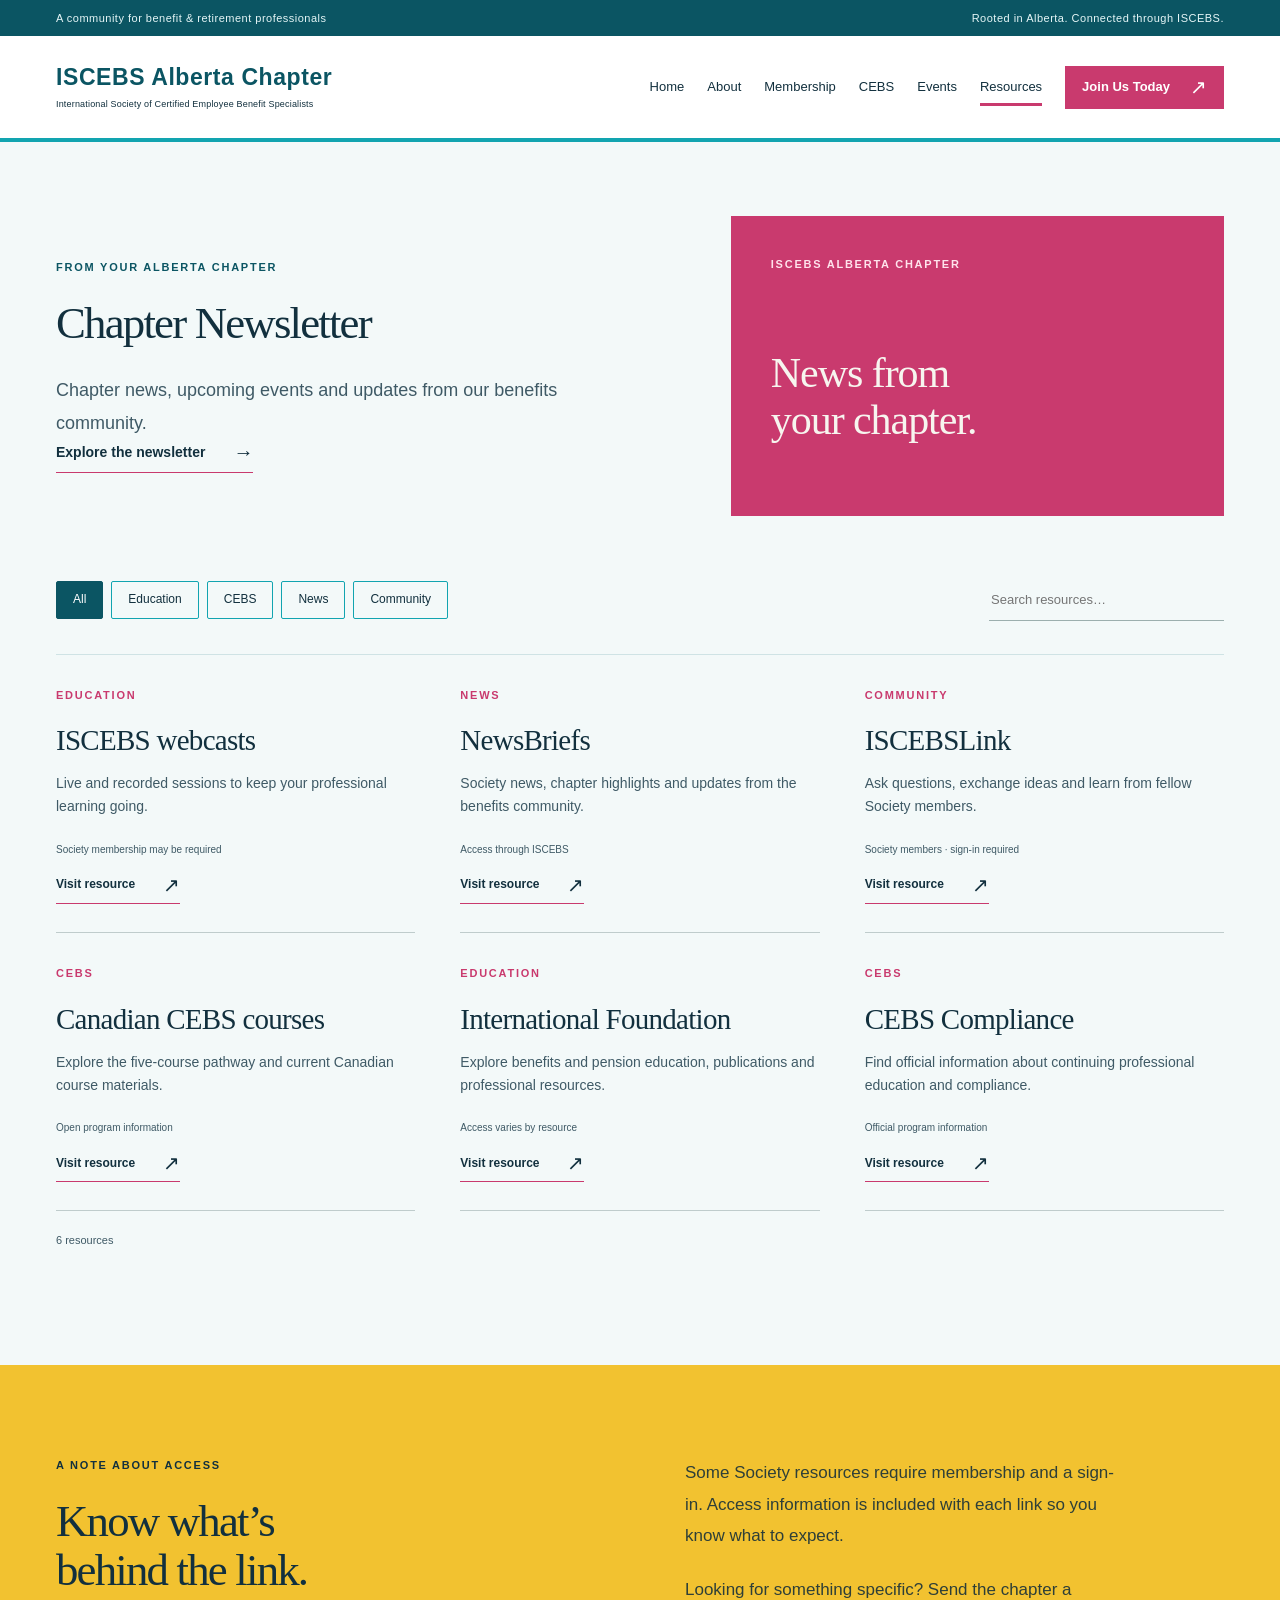
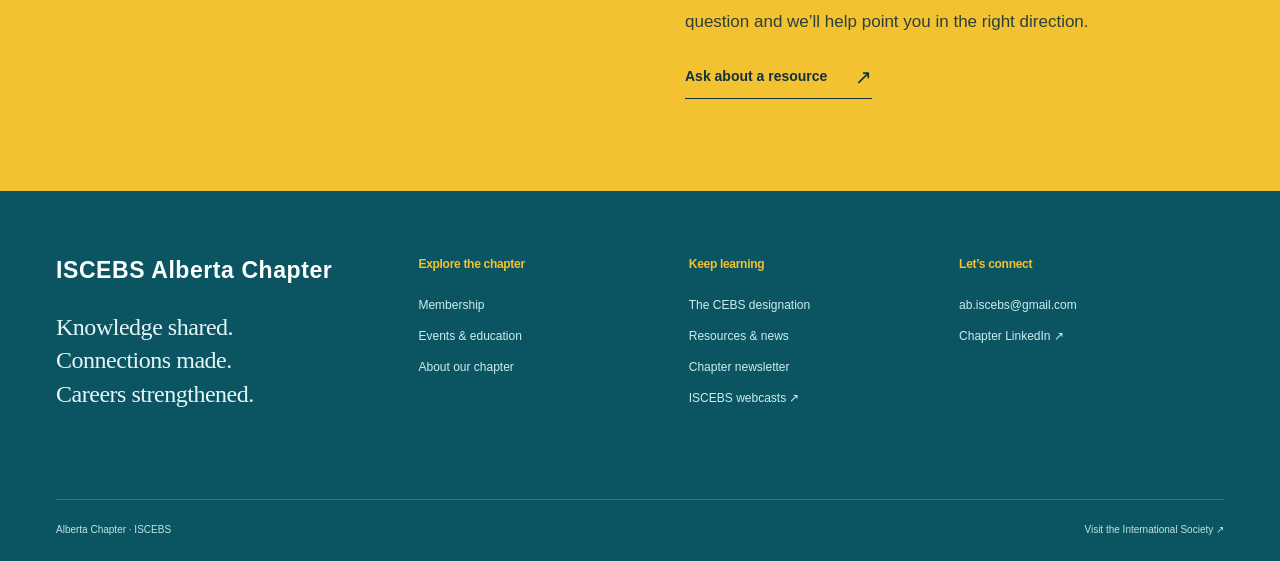
<file: resources.html>
<!doctype html><html lang="en-CA"><head><meta charset="UTF-8"><meta name="robots" content="noindex"><meta name="viewport" content="width=device-width,initial-scale=1"><meta name="description" content="Browse benefits and retirement resources, ISCEBS news, webcasts, peer conversations and Canadian CEBS education."><meta property="og:type" content="website"><meta property="og:site_name" content="Alberta Chapter of ISCEBS"><meta property="og:title" content="Resources & News | Alberta Chapter of ISCEBS"><meta property="og:description" content="Browse benefits and retirement resources, ISCEBS news, webcasts, peer conversations and Canadian CEBS education."><meta property="og:url" content="https://abiscebs.com/resources.html"><meta property="og:image" content="https://abiscebs.com/assets/share.jpg"><meta property="og:image:width" content="1200"><meta property="og:image:height" content="630"><meta property="og:image:alt" content="ISCEBS Alberta Chapter – Knowledge shared. Connections made."><meta property="og:locale" content="en_CA"><meta name="twitter:card" content="summary_large_image"><meta name="theme-color" content="#142f40"><title>Resources & News | Alberta Chapter of ISCEBS</title><link rel="icon" href="assets/favicon.svg" type="image/svg+xml"><link rel="stylesheet" href="assets/style.css"><link rel="stylesheet" href="assets/vibrant.css"><script src="assets/site.js" defer></script></head><body class="vibrant"><a class="skip-link" href="#main">Skip to content</a><div class="topline"><div class="wrap">A community for benefit & retirement professionals<span>Rooted in Alberta. Connected through ISCEBS.</span></div></div><header><div class="wrap header-inner"><a class="wordmark" href="index.html" aria-label="Alberta Chapter of ISCEBS home"><strong>ISCEBS Alberta Chapter</strong><small>International Society of Certified Employee Benefit Specialists</small></a><button class="menu-toggle" aria-controls="site-nav" aria-expanded="false">Menu <span aria-hidden="true">☰</span></button><nav id="site-nav" aria-label="Main navigation"><a href="index.html">Home</a><a href="about.html">About</a><a href="membership.html">Membership</a><a href="cebs.html">CEBS</a><a href="events.html">Events</a><a href="resources.html" aria-current="page">Resources</a><a class="button nav-join" href="http://iscebs.org/join" target="_blank" rel="noopener noreferrer">Join Us Today<span aria-hidden="true">↗</span></a></nav></div></header><main id="main"><h1 class="sr-only">Resources &amp; News</h1><section class="wrap section newsletter-feature page-top" id="newsletter" aria-labelledby="newsletter-heading"><div><div class="eyebrow">FROM YOUR ALBERTA CHAPTER</div><h2 id="newsletter-heading">Chapter Newsletter</h2><p class="intro-text">Chapter news, upcoming events and updates from our benefits community.</p><a class="text-link" href="newsletter.html">Explore the newsletter <span aria-hidden="true">→</span></a></div><div class="newsletter-cover"><span class="eyebrow">ISCEBS Alberta Chapter</span><h3>News from<br>your chapter.</h3></div></section><section class="wrap section"><div class="resource-controls"><div class="filters" role="group" aria-label="Filter resources"><button data-filter="All" aria-pressed="true">All</button><button data-filter="Education" aria-pressed="false">Education</button><button data-filter="CEBS" aria-pressed="false">CEBS</button><button data-filter="News" aria-pressed="false">News</button><button data-filter="Community" aria-pressed="false">Community</button></div><label class="search-label"><span class="sr-only">Search resources</span><input id="resource-search" type="search" placeholder="Search resources…"></label></div><div class="resource-list"><article class="resource-item" data-category="Education"><div class="eyebrow">EDUCATION</div><h3>ISCEBS webcasts</h3><p>Live and recorded sessions to keep your professional learning going.</p><span class="access-note">Society membership may be required</span><a class="text-link" href="https://www.iscebs.org/home/education---resources/webcasts" target="_blank" rel="noopener noreferrer">Visit resource<span aria-hidden="true">↗</span></a></article><article class="resource-item" data-category="News"><div class="eyebrow">NEWS</div><h3>NewsBriefs</h3><p>Society news, chapter highlights and updates from the benefits community.</p><span class="access-note">Access through ISCEBS</span><a class="text-link" href="https://www.iscebs.org/home/education---resources/newsbriefs" target="_blank" rel="noopener noreferrer">Visit resource<span aria-hidden="true">↗</span></a></article><article class="resource-item" data-category="Community"><div class="eyebrow">COMMUNITY</div><h3>ISCEBSLink</h3><p>Ask questions, exchange ideas and learn from fellow Society members.</p><span class="access-note">Society members · sign-in required</span><a class="text-link" href="https://www.iscebs.org/membership/iscebslink" target="_blank" rel="noopener noreferrer">Visit resource<span aria-hidden="true">↗</span></a></article><article class="resource-item" data-category="CEBS"><div class="eyebrow">CEBS</div><h3>Canadian CEBS courses</h3><p>Explore the five-course pathway and current Canadian course materials.</p><span class="access-note">Open program information</span><a class="text-link" href="https://www.ifebp.org/cebs/home/courses-and-materials/courses---canada" target="_blank" rel="noopener noreferrer">Visit resource<span aria-hidden="true">↗</span></a></article><article class="resource-item" data-category="Education"><div class="eyebrow">EDUCATION</div><h3>International Foundation</h3><p>Explore benefits and pension education, publications and professional resources.</p><span class="access-note">Access varies by resource</span><a class="text-link" href="https://www.ifebp.org/" target="_blank" rel="noopener noreferrer">Visit resource<span aria-hidden="true">↗</span></a></article><article class="resource-item" data-category="CEBS"><div class="eyebrow">CEBS</div><h3>CEBS Compliance</h3><p>Find official information about continuing professional education and compliance.</p><span class="access-note">Official program information</span><a class="text-link" href="https://www.iscebs.org/cebs/cebs-compliance" target="_blank" rel="noopener noreferrer">Visit resource<span aria-hidden="true">↗</span></a></article></div><p id="resource-empty" hidden>No resources match that search. Try another word or category.</p><p class="small-note" id="resource-count" aria-live="polite">6 resources</p></section><section class="soft-section"><div class="wrap section split"><div><div class="eyebrow">A NOTE ABOUT ACCESS</div><h2>Know what’s<br>behind the link.</h2></div><div class="prose"><p>Some Society resources require membership and a sign-in. Access information is included with each link so you know what to expect.</p><p>Looking for something specific? Send the chapter a question and we’ll help point you in the right direction.</p><a class="text-link" href="mailto:ab.iscebs@gmail.com?subject=Resource%20question">Ask about a resource<span aria-hidden="true">↗</span></a></div></div></section></main><footer><div class="wrap footer-main"><div class="footer-brand"><a class="wordmark" href="index.html"><strong>ISCEBS Alberta Chapter</strong></a><p>Knowledge shared.<br>Connections made.<br>Careers strengthened.</p></div><div><h3>Explore the chapter</h3><a href="membership.html">Membership</a><a href="events.html">Events & education</a><a href="about.html">About our chapter</a></div><div><h3>Keep learning</h3><a href="cebs.html">The CEBS designation</a><a href="resources.html">Resources & news</a><a href="newsletter.html">Chapter newsletter</a><a href="https://www.iscebs.org/home/education---resources/webcasts" target="_blank" rel="noopener noreferrer">ISCEBS webcasts ↗</a></div><div><h3>Let’s connect</h3><a href="mailto:ab.iscebs@gmail.com">ab.iscebs@gmail.com</a><a href="https://www.linkedin.com/company/94094639/" target="_blank" rel="noopener noreferrer">Chapter LinkedIn ↗</a></div></div><div class="wrap footer-bottom"><span>Alberta Chapter · ISCEBS</span><a href="https://www.iscebs.org/" target="_blank" rel="noopener noreferrer">Visit the International Society ↗</a></div></footer></body></html>
</file>
<file: assets/style.css>
:root{--navy:#142f40;--ink:#173548;--blue:#355d70;--ivory:#f7f5ef;--paper:#fff;--muted:#586972;--line:#d9dfdf;--sage:#dfe8df;--gold:#dbcda9;--serif:Georgia,'Times New Roman',serif;--sans:'Aptos','Segoe UI',Arial,sans-serif}*{box-sizing:border-box}html{scroll-behavior:smooth;scroll-padding-top:100px}body{margin:0;color:var(--ink);background:var(--ivory);font-family:var(--sans);font-size:16px;line-height:1.65}a{color:inherit;text-decoration:none}button,input{font:inherit}button,a,input,summary{-webkit-tap-highlight-color:transparent}button{cursor:pointer}img{display:block;width:100%;height:100%;object-fit:cover}h1,h2,h3,p{margin-top:0}h1,h2{font-family:var(--serif);font-weight:400;letter-spacing:-.04em;line-height:1.1}h1{font-size:clamp(46px,5.2vw,76px)}h2{font-size:clamp(34px,3.5vw,50px);margin-bottom:26px}h3{font-size:22px;line-height:1.35;letter-spacing:-.025em;font-weight:550;margin-bottom:12px}p{margin-bottom:23px}em{font-weight:400}.wrap{max-width:1280px;width:calc(100% - 112px);margin-inline:auto}.eyebrow{font-size:11px;font-weight:650;letter-spacing:.16em;text-transform:uppercase;margin-bottom:22px;line-height:1.6}.topline{background:var(--navy);color:#e4e9e7;font-size:11px;letter-spacing:.045em}.topline>.wrap{display:flex;justify-content:space-between;padding-block:9px}header{background:var(--ivory);border-bottom:1px solid var(--line);position:sticky;top:0;z-index:10}.header-inner{display:flex;align-items:center;justify-content:space-between;min-height:102px;gap:28px}.wordmark{display:inline-block}.wordmark strong{font-weight:650;font-size:23px;letter-spacing:.025em;white-space:nowrap;line-height:1.3}.wordmark strong span{color:#85948d;font-weight:300;padding-inline:5px}.wordmark small{display:block;font-size:9px;letter-spacing:.02em;max-width:278px;margin-top:5px;line-height:1.5}nav{display:flex;align-items:center;gap:23px;font-size:13px}nav>a:not(.button){position:relative;padding-block:10px;white-space:nowrap}nav>a[aria-current=page]:after{content:'';position:absolute;height:2px;left:0;right:0;bottom:2px;background:var(--blue)}nav a:hover{color:var(--blue)}.button{display:inline-flex;align-items:center;justify-content:center;gap:30px;background:var(--navy);color:white;min-height:52px;padding:13px 24px;font-size:13px;font-weight:550;border:1px solid var(--navy);line-height:1.5;transition:background .2s,transform .2s}.button:hover{background:#2b5367;color:white;transform:translateY(-2px)}.button.light{background:var(--ivory);color:var(--navy);border-color:var(--ivory)}.button.light:hover{background:var(--sage)}.button.nav-join{min-height:43px;padding:10px 16px;gap:20px}.button span,.text-link span,.hero-link span{font-size:20px;line-height:1}.text-link{display:inline-flex;align-items:center;justify-content:space-between;gap:28px;font-size:14px;font-weight:550;border-bottom:1px solid #899da5;padding-bottom:8px}.text-link:hover{color:#527184;border-color:currentColor}.menu-toggle{display:none}.hero{display:grid;grid-template-columns:1.03fr 1fr;min-height:650px}.hero-copy{background:var(--navy);color:var(--ivory);padding:70px 62px 48px max(56px,calc((100vw - 1280px)/2));display:flex;flex-direction:column;justify-content:center}.hero-copy .eyebrow{color:#bacac9}.hero h1{max-width:650px;font-size:clamp(45px,4.65vw,72px);margin-bottom:30px}.hero-copy p{max-width:540px;font-size:17px;color:#dee6e7;line-height:1.8}.actions{display:flex;gap:30px;align-items:center;flex-wrap:wrap;margin-top:16px}.hero-link{display:inline-flex;align-items:center;gap:25px;border-bottom:1px solid #728893;padding-bottom:6px;font-size:14px}.hero-note{display:flex;align-items:center;gap:16px;font-size:11px;letter-spacing:.02em;color:#bfcece;margin-top:52px}.short-rule{width:28px;height:1px;background:var(--gold)}.hero-photo{position:relative;overflow:hidden}.hero-photo img{object-position:55% center}.hero-photo:after{content:'';position:absolute;inset:40% 0 0;background:linear-gradient(transparent,rgba(13,34,41,.6))}.photo-caption{position:absolute;z-index:1;bottom:47px;left:42px;font-family:var(--serif);font-size:33px;line-height:1.2;color:white;letter-spacing:-.03em}.chapter-strip{display:grid;grid-template-columns:repeat(3,1fr);border-bottom:1px solid var(--line);padding-block:30px;color:var(--muted);font-size:13px}.chapter-strip span{padding-left:25px;border-left:1px solid #a6b4b3}.chapter-strip span:first-child{padding-left:0;border:0}.section{padding-block:92px}.vision-grid{display:grid;grid-template-columns:.75fr 1.25fr;gap:110px}.prose{font-size:17px;color:#4a606c;line-height:1.85}.prose p:last-child{margin-bottom:0}.margin-note{color:#63746b;font-family:var(--serif);font-style:italic;font-size:26px;line-height:1.4;margin-top:50px;letter-spacing:-.02em}.credential-section{padding-block:88px;background:#e7ece7}.credential-grid{display:grid;grid-template-columns:.82fr 1.18fr;gap:95px;align-items:center}.credential-grid>div>h2{max-width:550px}.credential-art{min-height:440px;background:var(--navy);color:var(--ivory);padding:38px 38px 28px;display:flex;flex-direction:column;position:relative;overflow:hidden}.credential-art:after{content:'';position:absolute;width:360px;height:360px;border:1px solid #416070;border-radius:50%;right:-120px;bottom:-160px}.credential-art>span{font-size:9px;letter-spacing:.16em;z-index:1}.big-cebs{font-family:var(--serif);font-size:clamp(75px,7.6vw,117px);letter-spacing:-.055em;line-height:1.2;margin-block:42px 25px}.big-cebs>span{font-family:var(--sans);font-size:19px;vertical-align:top;display:inline-block;padding-top:15px}.credential-lines{display:flex;flex-direction:column;gap:6px;font-size:9px;letter-spacing:.17em;color:#bed0cc}.credential-bottom{font-family:var(--serif);font-size:28px;line-height:1.3;margin-top:auto;padding-top:25px;z-index:1}.credential-section .text-link{margin-top:28px}.section-top{display:flex;justify-content:space-between;align-items:end;gap:30px;margin-bottom:38px}.section-top h2{margin-bottom:0}.section-top>.text-link{margin-bottom:5px;white-space:nowrap}.event-feature{display:flex;align-items:center;gap:37px;border-top:1px solid #aab7b8;border-bottom:1px solid #aab7b8;padding:32px 0}.event-feature:hover .event-info h3{color:#51758a}.event-date{width:96px;height:128px;flex-shrink:0;background:var(--sage);display:flex;flex-direction:column;align-items:center;justify-content:center;line-height:1.2}.event-date>span{letter-spacing:.13em;font-size:11px}.event-date strong{font-family:var(--serif);font-weight:400;font-size:58px;margin-block:2px}.event-date small{font-size:11px}.event-info .eyebrow{margin-bottom:9px;color:var(--muted)}.event-info h3{font-family:var(--serif);font-size:31px;font-weight:400;margin-bottom:10px}.event-info p{margin-bottom:10px;color:var(--muted)}.event-meta{font-size:12px}.round-arrow{margin-left:auto;flex-shrink:0;border:1px solid #99acad;border-radius:50%;width:49px;height:49px;display:grid;place-items:center;font-size:24px}.resource-feature{display:grid;grid-template-columns:1.1fr .9fr;background:#e8ece9;margin-bottom:100px}.resource-photo{min-height:400px}.resource-photo img{object-position:60% center}.resource-copy{padding:62px 50px}.resource-copy p{color:var(--muted);max-width:400px}.join-band{background:var(--navy);color:var(--ivory);padding-block:62px}.join-inner{display:flex;align-items:center;justify-content:space-between;gap:50px}.join-inner .eyebrow{color:#bdcbc9;margin-bottom:17px}.join-inner h2{margin-bottom:17px}.join-inner p{color:#cbd8d8;margin:0}.join-inner>.button{flex-shrink:0}footer{background:#f0eee7}.footer-main{display:grid;grid-template-columns:1.4fr 1fr 1fr 1.15fr;gap:40px;padding-block:65px}.footer-brand p{font-family:var(--serif);font-size:24px;line-height:1.4;letter-spacing:-.02em;margin-top:24px}.footer-main h3{font-size:12px;font-weight:650;margin-bottom:24px}.footer-main>div>a:not(.wordmark){display:block;font-size:12px;color:#4f6570;margin-bottom:11px}.footer-main>div>p:not(.footer-brand p){font-size:12px;color:#4f6570;line-height:1.8}.footer-bottom{display:flex;justify-content:space-between;gap:20px;border-top:1px solid #cfd6d3;padding-block:22px;font-size:10px;color:var(--muted)}.page-intro{padding-top:74px;padding-bottom:53px}.page-intro h1{margin-bottom:25px;max-width:900px}.intro-text{font-size:18px;max-width:650px;color:var(--muted);line-height:1.75;margin-bottom:0}.membership-lead{display:grid;grid-template-columns:1fr 1fr;gap:85px;margin-bottom:95px}.membership-statement{background:var(--navy);padding:42px;color:var(--ivory);position:relative;overflow:hidden}.membership-statement h2{font-size:38px;max-width:400px;position:relative}.membership-statement p{color:#d1dedd;max-width:400px;position:relative}.large-number{font-family:var(--serif);font-size:160px;line-height:1;color:#345362;display:block;margin-bottom:35px;letter-spacing:-.08em}.member-reasons{align-self:center}.member-reasons article{display:flex;gap:25px;padding:25px 0;border-top:1px solid var(--line)}.member-reasons article:last-child{border-bottom:1px solid var(--line)}.member-reasons article>span{font-family:var(--serif);font-size:26px;color:#85958e}.member-reasons p{color:var(--muted);margin-bottom:0}.soft-section{background:#e9eee9}.split{display:grid;grid-template-columns:1fr 1fr;gap:90px}.split>div>p{color:var(--muted);max-width:440px}.steps{display:grid;grid-template-columns:repeat(3,1fr);gap:48px;margin-block:35px}.steps article{border-top:1px solid #97aaa9;padding-top:26px}.steps article>span{font-family:var(--serif);font-size:35px;color:#768d88;display:block;margin-bottom:25px}.steps p{color:var(--muted)}.faq-section{display:grid;grid-template-columns:.85fr 1.15fr;gap:80px;padding-top:30px}.faq details{border-top:1px solid #bdc9ca;padding:20px 0}.faq details:last-child{border-bottom:1px solid #bdc9ca}.faq summary{list-style:none;cursor:pointer;font-size:16px;font-weight:550;display:flex;justify-content:space-between;gap:25px}.faq summary::-webkit-details-marker{display:none}.faq summary>span{font-size:23px;line-height:1.2;font-weight:400}.faq details[open] summary>span{transform:rotate(45deg)}.faq details>div{padding-top:17px;color:var(--muted)}.faq a{text-decoration:underline;text-underline-offset:3px}.cebs-intro{padding-top:10px}.cebs-intro .credential-art{min-height:420px}.cebs-intro .button{margin-top:25px}.designation-tracks{display:grid;grid-template-columns:1fr 1fr;gap:30px}.designation-tracks article{border-top:1px solid #96aaa5;padding-top:25px}.designation-tracks .eyebrow{font-size:9px;margin-bottom:12px;letter-spacing:.1em}.designation-tracks h3{font-family:var(--serif);font-size:50px;font-weight:400}.designation-tracks p{font-size:13px;color:var(--muted)}.track-note{grid-column:1/-1;border-top:1px solid #b9c9c2;padding-top:18px;color:var(--muted);font-size:13px}.course-list{padding:0;margin:0;list-style:none}.course-list li{display:flex;align-items:center;gap:24px;padding:22px 0;border-top:1px solid #bdc9ca}.course-list li:last-child{border-bottom:1px solid #bdc9ca}.course-list li>strong{font-size:13px;width:85px;flex-shrink:0}.course-list h3{font-size:16px;margin-bottom:4px}.course-list div>span{font-size:11px;color:var(--muted)}.course-index{margin-left:auto;color:#91a0a0;font-family:var(--serif);font-size:22px}.featured-event{display:grid;grid-template-columns:1fr 1fr;gap:80px;margin-bottom:90px;align-items:start}.event-poster{background:var(--navy);color:var(--ivory);padding:42px;min-height:570px;display:flex;flex-direction:column;position:relative;overflow:hidden}.event-poster:after{content:'';position:absolute;inset:auto -60px -160px auto;width:350px;height:350px;border:1px solid #416575;border-radius:50%}.event-poster h2{font-size:clamp(40px,4.5vw,64px);margin-block:43px 60px}.event-poster h2 em{color:var(--gold)}.poster-bottom{display:flex;flex-direction:column;margin-top:auto;position:relative;z-index:1}.poster-bottom strong{font-family:var(--serif);font-size:32px;font-weight:400}.poster-bottom span{font-size:12px;letter-spacing:.05em;color:#bbcecc}.tag{display:inline-block;font-size:10px;letter-spacing:.04em;padding:5px 10px;background:var(--sage);margin-bottom:22px}.event-details h2{font-size:38px}.event-details>p{color:var(--muted)}dl{margin-block:28px}dl>div{display:grid;grid-template-columns:100px 1fr;gap:17px;border-top:1px solid var(--line);padding:14px 0;font-size:13px}dt{font-weight:600}dd{margin:0;color:var(--muted)}.small-note{font-size:11px;color:var(--muted);line-height:1.7;margin-top:20px}.resource-row{border-top:1px solid #b7c9c1;padding-top:20px;margin-top:25px}.resource-row small{display:block;font-size:11px;margin-top:10px}.resource-banner{display:grid;grid-template-columns:1.4fr 1fr;min-height:345px;background:var(--navy);color:var(--ivory)}.resource-banner>div{padding:45px;display:flex;flex-direction:column;justify-content:center}.resource-banner>div>span{font-size:10px;letter-spacing:.14em;margin-bottom:30px;color:#c0d0cb}.resource-banner h2{font-size:36px;margin:0}.resource-controls{display:flex;justify-content:space-between;gap:25px;align-items:center;padding-bottom:33px;border-bottom:1px solid var(--line)}.filters{display:flex;gap:8px;flex-wrap:wrap}.filters button{border:1px solid #b9c8c5;background:transparent;padding:8px 16px;font-size:12px;border-radius:2px;color:var(--ink)}.filters button[aria-pressed=true]{background:var(--navy);color:white;border-color:var(--navy)}.filters button:hover{border-color:var(--navy)}.search-label input{width:235px;background:transparent;border:0;border-bottom:1px solid #9cafae;padding:9px 2px;font-size:13px;color:var(--ink);border-radius:0}.resource-list{display:grid;grid-template-columns:repeat(3,1fr);column-gap:45px}.resource-item{padding:32px 0 28px;border-bottom:1px solid #bfcccc;display:flex;flex-direction:column}.resource-item .eyebrow{color:#52675d;margin-bottom:17px}.resource-item h3{font-family:var(--serif);font-size:29px;font-weight:400}.resource-item p{color:var(--muted);font-size:14px}.access-note{font-size:10px;color:var(--muted);margin-top:auto;margin-bottom:17px}.resource-item .text-link{align-self:start;font-size:12px}.about-image{height:425px;position:relative;overflow:hidden}.about-image:after{content:'';position:absolute;inset:0;background:linear-gradient(90deg,rgba(10,30,39,.55),transparent)}.about-image img{object-position:center 48%}.image-label{position:absolute;bottom:45px;left:45px;z-index:1;font-family:var(--serif);font-size:36px;color:#fff;line-height:1.2;letter-spacing:-.03em}.sr-only{position:absolute;width:1px;height:1px;padding:0;margin:-1px;overflow:hidden;clip:rect(0,0,0,0);white-space:nowrap;border:0}.skip-link{position:fixed;top:-80px;left:20px;z-index:100;background:var(--ivory);padding:12px 20px;border:2px solid var(--navy)}.skip-link:focus{top:12px}:focus-visible{outline:3px solid #ba914d;outline-offset:5px}[hidden]{display:none!important}
@media(min-width:1600px){.hero-copy{padding-right:80px}.hero{min-height:730px}}
@media(max-width:1150px){.wrap{width:calc(100% - 72px)}.header-inner{gap:20px}nav{gap:16px;font-size:12px}.wordmark strong{font-size:20px}.wordmark small{font-size:8px;max-width:235px}.hero-copy{padding:55px 40px 40px 36px}.hero h1{font-size:54px}.hero{min-height:625px}.hero-copy p{font-size:15px}.credential-grid,.vision-grid{gap:55px}.credential-art{padding:30px;min-height:420px}.footer-main{gap:22px}.footer-brand .wordmark strong{font-size:18px}.featured-event{gap:45px}.split{gap:55px}.resource-banner h2{font-size:32px}}
@media(max-width:960px){.header-inner{min-height:87px}.menu-toggle{display:flex;gap:15px;align-items:center;background:transparent;color:var(--ink);padding:10px 0;border:0;font-size:13px}nav{display:none;position:absolute;top:100%;left:0;right:0;background:var(--ivory);padding:20px 36px 30px;border-bottom:1px solid var(--line);box-shadow:0 12px 20px #142f4012}nav.open{display:flex;align-items:stretch;flex-direction:column;gap:8px}nav a{font-size:15px}nav .button{align-self:start;margin-top:10px}nav>a[aria-current=page]:after{width:32px}.hero h1{font-size:47px}.hero{min-height:600px}.hero-copy{padding-right:30px}.hero .actions{gap:22px}.hero-link{font-size:12px}.hero .button{padding:12px 18px;gap:18px}.hero-note{font-size:10px;margin-top:40px}.photo-caption{left:30px;font-size:29px}.section{padding-block:70px}.vision-grid{grid-template-columns:.65fr 1.35fr;gap:45px}.prose{font-size:16px}.credential-grid{gap:45px;grid-template-columns:.85fr 1.15fr}.credential-section{padding-block:70px}.credential-art{min-height:430px;padding:26px}.big-cebs{font-size:78px}.resource-copy{padding:40px 30px}.resource-photo{min-height:375px}.resource-copy h2{font-size:35px}.resource-feature{margin-bottom:70px}.join-inner h2{font-size:37px}.join-inner p{font-size:14px}.footer-main{grid-template-columns:1.3fr 1fr;row-gap:35px}.membership-lead{gap:45px;margin-bottom:70px}.membership-statement{padding:30px}.membership-statement h2{font-size:33px}.steps{gap:30px}.faq-section{gap:45px}.designation-tracks{gap:20px}.course-list li{gap:15px}.course-list li>strong{width:75px;font-size:12px}.course-list h3{font-size:14px}.featured-event{gap:35px}.event-poster{padding:30px;min-height:550px}.event-poster h2{font-size:43px}.event-details h2{font-size:32px}.event-details .button{font-size:12px;gap:15px;padding:12px 15px}.resource-banner>div{padding:30px}.resource-banner h2{font-size:29px}.resource-controls{align-items:start;flex-direction:column}.resource-list{grid-template-columns:repeat(2,1fr)}.resource-controls .search-label,.search-label input{width:100%}}
@media(max-width:650px){.wrap{width:calc(100% - 40px)}.topline>.wrap{font-size:9px;letter-spacing:0;padding-block:7px}.topline span{display:none}.header-inner{min-height:80px;gap:15px}.wordmark strong{font-size:19px}.wordmark small{max-width:210px;font-size:7px}.hero{display:flex;flex-direction:column}.hero-copy{padding:44px 24px 35px}.hero h1{font-size:46px;line-height:1.07;max-width:420px;margin-bottom:25px}.hero-copy p{font-size:15px}.hero-copy .eyebrow{font-size:10px}.hero-note{margin-top:32px}.hero-photo{height:310px}.hero-photo img{object-position:center 60%}.photo-caption{bottom:25px;left:25px;font-size:28px}.chapter-strip{padding-block:21px;font-size:10px;gap:10px;line-height:1.5}.chapter-strip span{padding-left:12px}.section{padding-block:52px}h2{font-size:35px}.vision-grid,.credential-grid,.split,.membership-lead,.featured-event,.faq-section{grid-template-columns:1fr;gap:28px}.margin-note{display:none}.vision-grid h2{margin-bottom:0}.prose{font-size:15px}.credential-section{padding-block:48px}.credential-grid{gap:34px}.credential-art{min-height:325px;max-width:none;padding:28px}.big-cebs{font-size:103px;margin-block:20px}.credential-bottom{font-size:25px;padding-top:17px}.credential-art:after{right:-60px}.credential-lines{font-size:8px}.section-top{align-items:start;flex-direction:column;gap:22px;margin-bottom:26px}.section-top h2{max-width:330px}.event-feature{gap:20px;padding-block:25px;position:relative;align-items:start}.event-date{width:69px;height:105px}.event-date strong{font-size:47px}.event-date>span,.event-date small{font-size:9px}.event-info .eyebrow{font-size:8px}.event-info h3{font-size:25px}.event-info p{font-size:12px;margin-bottom:8px}.event-meta{font-size:10px;padding-right:15px}.round-arrow{display:none}.resource-feature{display:flex;flex-direction:column;margin-bottom:50px}.resource-photo{min-height:0;height:245px}.resource-copy{padding:33px 25px 38px}.resource-copy .eyebrow{font-size:10px}.resource-copy h2{font-size:34px}.resource-copy p{font-size:14px}.join-band{padding-block:44px}.join-inner{align-items:start;flex-direction:column;gap:24px}.join-inner h2{font-size:36px}.join-inner p{font-size:14px}.footer-main{grid-template-columns:1fr 1fr;gap:30px 20px;padding-block:45px}.footer-brand{grid-column:1/-1}.footer-brand p{font-size:22px;margin-bottom:0}.footer-main>div:last-child{grid-column:1/-1}.footer-main h3{font-size:11px;margin-bottom:18px}.footer-main>div>a:not(.wordmark){font-size:11px}.footer-bottom{flex-direction:column;gap:10px;padding-block:20px}.page-intro{padding-top:45px;padding-bottom:35px}.page-intro h1{font-size:45px}.intro-text{font-size:16px}.membership-lead{margin-bottom:50px}.membership-statement{padding:32px}.membership-statement h2{font-size:35px}.large-number{font-size:120px;margin-bottom:25px}.member-reasons article{padding-block:21px}.member-reasons article>span{font-size:23px}.member-reasons h3{font-size:21px}.member-reasons p{font-size:14px}.steps{grid-template-columns:1fr;gap:22px;margin-block:28px}.steps article{display:grid;grid-template-columns:45px 1fr;column-gap:15px;padding-top:20px}.steps article>span{grid-row:1/3;font-size:27px}.steps h3{font-size:20px}.steps p{font-size:14px;margin:0}.faq-section{padding-top:10px;padding-bottom:55px}.faq summary{font-size:15px}.faq details>div{font-size:14px}.cebs-intro{padding-top:5px}.cebs-intro .credential-art{min-height:310px}.designation-tracks{grid-template-columns:1fr;gap:25px}.designation-tracks h3{font-size:45px;margin-bottom:15px}.designation-tracks p{margin-bottom:12px}.course-list li{gap:15px}.course-list li>strong{width:79px;font-size:12px}.course-list h3{font-size:15px}.course-index{font-size:18px}.featured-event{margin-bottom:50px;gap:30px}.event-poster{min-height:420px;padding:30px}.event-poster h2{font-size:46px;margin-block:28px 45px}.poster-bottom strong{font-size:29px}.event-details h2{font-size:34px}.event-details>p{font-size:15px}dl>div{grid-template-columns:80px 1fr;font-size:12px}.event-details .button{min-height:52px;font-size:12px}.resource-banner{display:flex;flex-direction:column;min-height:0}.resource-banner img{height:240px}.resource-banner>div{padding:30px}.resource-banner>div>span{margin-bottom:18px;font-size:9px}.resource-banner h2{font-size:34px}.filters{gap:6px}.filters button{padding:7px 12px;font-size:11px}.resource-list{grid-template-columns:1fr}.resource-item{padding-block:26px}.resource-item h3{font-size:28px}.resource-item p{margin-bottom:17px}.resource-item .eyebrow{font-size:9px;margin-bottom:12px}.about-image{height:320px}.image-label{left:25px;bottom:27px;font-size:30px}.about-image img{object-position:60% center}.actions{gap:23px}.button{gap:24px;font-size:12px;padding:13px 21px}.eyebrow{font-size:10px;margin-bottom:18px}}
@media(prefers-reduced-motion:reduce){html{scroll-behavior:auto}*,*:before,*:after{transition:none!important}}

@media(max-width:360px){.wordmark strong{font-size:17px}.wordmark small{max-width:185px}.menu-toggle{font-size:12px;gap:8px}.hero h1{font-size:40px}.hero .actions{gap:17px}.hero .button{gap:14px}}

.registration-panel{border-top:1px solid var(--line,#d8dedb);padding:24px 0;margin-top:20px}.registration-panel h3{font-size:1.4rem;margin:0 0 12px}.registration-panel p{margin-bottom:16px}.registration-retry{background:transparent;border:0;padding:0;color:inherit;text-decoration:underline;font:inherit;cursor:pointer}.registration-panel [hidden]{display:none!important}

.board-intro{display:grid;grid-template-columns:1fr 1fr;gap:48px;align-items:end;margin-bottom:44px}.board-intro p{max-width:520px;margin:0;line-height:1.8}.board-grid{display:grid;grid-template-columns:repeat(3,minmax(0,1fr));column-gap:40px;row-gap:0}.board-member{border-top:1px solid #cbd3d0;padding:30px 0;display:flex;flex-direction:column;align-items:flex-start;min-width:0}.board-member .eyebrow{font-size:.68rem;letter-spacing:.12em;line-height:1.6}.board-member h3{font-family:Georgia,serif;font-size:1.65rem;line-height:1.2;margin:15px 0 8px;font-weight:400}.board-credentials{font-size:.85rem;line-height:1.65;margin:0 0 20px;max-width:290px}.board-link{margin-top:auto;font-size:.85rem;text-decoration:none;border-bottom:1px solid currentColor;padding-bottom:3px}.board-link:hover{opacity:.7}@media(max-width:900px){.board-grid{grid-template-columns:repeat(2,minmax(0,1fr))}}@media(max-width:600px){.board-intro{grid-template-columns:1fr;gap:20px}.board-grid{grid-template-columns:1fr}.board-member{padding:26px 0}}

.board-portrait{display:block;width:160px;max-width:100%;height:auto;aspect-ratio:372/491;object-fit:cover;margin:0 0 20px;border-radius:2px}.board-member{padding-top:24px}

.board-work{font-size:.83rem;line-height:1.65;color:#53626b;margin:0 0 22px;max-width:290px}.board-member .board-credentials{margin-bottom:10px}.board-member .board-link{margin-top:12px}

.chapter-context .section{padding-bottom:40px}#board{padding-top:40px}@media(max-width:600px){.chapter-context .section{padding-bottom:28px}#board{padding-top:28px}}

.newsletter-feature{display:grid;grid-template-columns:1.1fr .9fr;align-items:center;gap:72px}.newsletter-feature p{color:var(--muted);line-height:1.8;max-width:520px}.newsletter-cover{background:#142f40;color:#f7f5ef;padding:40px;min-height:300px;display:flex;flex-direction:column;justify-content:space-between}.newsletter-cover .eyebrow{color:#bccdca}.newsletter-cover h3,.newsletter-cover h2{font-family:Georgia,serif;font-size:42px;font-weight:400;line-height:1.12;margin:32px 0}.newsletter-cover p{color:#d5dfdc;font-size:14px;margin:0}.newsletter-latest{padding-block:24px 40px}.newsletter-empty{border-top:1px solid #cbd3d0;margin-top:30px;padding:24px 0;color:var(--muted)}@media(max-width:700px){.newsletter-feature{grid-template-columns:1fr;gap:30px}.newsletter-cover{padding:30px;min-height:260px}.newsletter-cover h3,.newsletter-cover h2{font-size:36px}}

.issue-breadcrumb{display:flex;justify-content:space-between;gap:20px;padding-block:30px;font-size:13px;color:var(--muted)}.issue-hero{background:#142f40;color:#f7f5ef;padding:54px}.issue-hero .eyebrow{color:#c4d7d0}.issue-hero h1{font-size:clamp(48px,7vw,88px);margin:24px 0;line-height:1.03}.issue-hero>p{max-width:620px;color:#d4dfdc;font-size:20px}.issue-meta{display:flex;flex-wrap:wrap;gap:22px;margin-top:38px;font-size:12px;letter-spacing:.12em}.issue-draft{color:#ead8ae}.issue-review-note{font-size:13px;color:#5b5544;background:#f0eadc;padding:18px 28px;line-height:1.6}.issue-contents{display:flex;flex-wrap:wrap;gap:22px;padding-block:28px;border-bottom:1px solid #cbd3d0;font-size:14px}.issue-contents>span{font-size:11px;letter-spacing:.1em;align-self:center}.issue-body{max-width:1100px}.issue-section{padding-block:64px;border-bottom:1px solid #cbd3d0;scroll-margin-top:40px}.issue-section h2{font-size:clamp(32px,4vw,48px)}.issue-lead{font-size:20px;color:var(--muted)}.president-message,.society-feature,.board-spotlight{display:grid;grid-template-columns:.85fr 1.3fr;gap:64px}.issue-president-photo{width:120px;height:auto;margin-bottom:22px}.issue-byline{font-size:14px;color:var(--muted)}.issue-label{display:inline-block;font-size:12px;color:#716242;line-height:1.6;margin-bottom:18px}.achievement-grid{display:grid;grid-template-columns:repeat(3,1fr);gap:28px;margin-top:32px}.achievement-grid article{border-top:3px solid #a2b6ae;padding-top:20px}.achievement-grid h3{font:26px Georgia,serif}.achievement-grid p{color:var(--muted);line-height:1.7}.issue-callout{background:#e9eee9;padding:28px;margin-top:30px}.issue-callout p{max-width:800px;line-height:1.7}.education-list{margin:10px 0 30px}.education-list article{display:grid;grid-template-columns:36px 1fr 150px;gap:24px;border-top:1px solid #cbd3d0;padding:24px 0}.education-list h3{font:26px Georgia,serif;margin:0 0 10px}.education-list p{margin:0;color:var(--muted);line-height:1.7}.education-list small{color:var(--muted);line-height:1.6}.society-feature{background:#e9eee9;padding-inline:30px}.society-links a{display:block;text-decoration:none;padding:18px 0;border-bottom:1px solid #c0cbc4}.society-links span{display:block;color:var(--muted);font-size:14px;margin-top:8px}.board-spotlight img{width:190px;max-width:100%;height:auto;margin-bottom:24px}.board-spotlight h3{font:30px Georgia,serif}.spotlight-pending{background:#f0eadc;padding:24px;font-size:15px}.spotlight-pending ul{padding-left:20px}.issue-closing{padding:60px 0}.issue-closing p{color:var(--muted)}.issue-closing .text-link{margin:22px}@media(max-width:700px){.issue-hero{padding:30px}.issue-breadcrumb{flex-direction:column;gap:8px}.president-message,.society-feature,.board-spotlight,.achievement-grid{grid-template-columns:1fr;gap:30px}.issue-section{padding-block:40px}.education-list article{grid-template-columns:28px 1fr;gap:16px}.education-list small{grid-column:2}.society-feature{padding-inline:20px}.issue-contents{gap:16px}.issue-hero>p{font-size:17px}}

.event-description p{margin:0 0 14px;line-height:1.7}.event-description ul,.event-description ol{margin:0 0 14px;padding-left:20px;line-height:1.7}.event-description h4{margin:18px 0 8px}
.calendar-links{display:flex;flex-wrap:wrap;gap:18px;margin-top:6px}
.featured-event+.featured-event{margin-top:48px}
.featured-event-empty{border-top:1px solid #aab7b8;border-bottom:1px solid #aab7b8}.featured-event-empty p{max-width:620px;line-height:1.8}

.rsvp-form{display:grid;gap:16px;margin-top:8px;max-width:520px}
.rsvp-field{display:grid;gap:6px;font-size:.9rem;border:0;padding:0;margin:0}
.rsvp-field>span,.rsvp-field legend{font-weight:600;font-size:.85rem;padding:0}
.rsvp-field input:not([type=radio]):not([type=checkbox]),.rsvp-field select,.rsvp-field textarea{font:inherit;padding:11px 12px;border:1px solid #aab7b8;border-radius:2px;background:#fff;color:inherit;width:100%;box-sizing:border-box}
.rsvp-field input:focus,.rsvp-field select:focus,.rsvp-field textarea:focus{outline:2px solid var(--navy,#142f40);outline-offset:1px}
.rsvp-choice label{display:flex;gap:10px;align-items:center;font-weight:400;padding:3px 0}
.rsvp-choice.invalid legend{color:#a3261b}
.rsvp-error{color:#a3261b;font-size:.9rem;margin:0}
.rsvp-form button[type=submit]{justify-self:start;cursor:pointer}
.rsvp-form button[disabled]{opacity:.6;cursor:wait}

/* Past events (events.html) */
.past-events{max-width:1040px}
.past-events>h2{max-width:none;margin-bottom:22px}
.past-events>.past-intro{font-size:15px;color:var(--muted);line-height:1.7;margin:0 0 40px}
.past-year>h3{font-family:var(--serif);font-weight:400;font-size:22px;margin:0 0 18px;color:var(--ink)}
.past-list{list-style:none;margin:0 0 32px;padding:0}
.past-event{display:grid;grid-template-columns:197px 1fr;border-top:1px solid #cbd3d0;padding:26px 0 30px}
.past-event:last-child{border-bottom:1px solid #cbd3d0}
.past-event time{grid-row:span 2;font-size:13px;color:var(--muted);padding-top:6px}
.past-event h4{font-family:var(--serif);font-weight:400;font-size:24px;line-height:1.3;letter-spacing:-.02em;margin:0;color:var(--ink)}
.past-event p{margin:10px 0 0;font-size:13px;color:var(--muted)}
details.past-year{border-top:1px solid #cbd3d0;border-bottom:1px solid #cbd3d0}
details.past-year+details.past-year{border-top:0}
details.past-year>summary{cursor:pointer;padding:22px 0;font-size:14px;color:var(--ink);position:relative;padding-right:30px}
details.past-year>summary::after{content:"+";position:absolute;right:8px;top:50%;transform:translateY(-50%);font-size:18px;font-weight:300}
details.past-year[open]>summary::after{content:"\2212"}
details.past-year .past-list{margin:0}
details.past-year .past-event:last-child{border-bottom:0}
@media (max-width:700px){.past-event{grid-template-columns:1fr}.past-event time{grid-row:auto;padding:0 0 6px}.past-event h4{font-size:21px}}
div.past-year .past-list{margin-bottom:0}details.past-year{border-top:0}

/* Tickets (events.html) */
.ticket-form{display:grid;gap:16px;margin-top:8px;max-width:560px}
.ticket-list{display:grid}
.ticket-row{display:grid;grid-template-columns:1fr auto auto;gap:16px;align-items:center;border-top:1px solid #cbd3d0;padding:14px 0}
.ticket-row:last-child{border-bottom:1px solid #cbd3d0}
.ticket-row small{display:block;color:var(--muted);font-size:.8rem;margin-top:3px}
.ticket-price{font-size:.95rem;white-space:nowrap}
.ticket-qty select{font:inherit;padding:8px 10px;border:1px solid #aab7b8;border-radius:2px;background:#fff}
.ticket-status{font-size:.8rem;color:var(--muted)}
.ticket-form button[type=submit]{justify-self:start;cursor:pointer}
.ticket-form button[disabled]{opacity:.6;cursor:wait}
.sr-only{position:absolute;width:1px;height:1px;padding:0;margin:-1px;overflow:hidden;clip:rect(0,0,0,0);border:0}
.purchase-notice{background:var(--sage);padding:18px 22px;margin-top:24px;line-height:1.6}
.registration-panel .ticket-row:first-child{border-top:0}
.section.page-top{padding-top:74px;padding-bottom:0}.section.page-top+.section{padding-top:64px}
nav.issue-contents{position:static;background:none;box-shadow:none;padding-inline:0;border-bottom:1px solid #cbd3d0}
.issue-president-photo{width:220px;max-width:100%;aspect-ratio:3/4;object-fit:cover;margin-bottom:24px}.board-spotlight img{width:300px;max-width:100%;aspect-ratio:3/4;object-fit:cover;margin-bottom:24px}
.footer-email{white-space:nowrap}.footer-email:hover{color:var(--blue)}
.email-tool{padding-bottom:80px}.email-controls{display:grid;gap:18px;border-top:1px solid var(--line);padding-top:26px}.email-controls label{display:flex;flex-direction:column;gap:8px;font-size:12px;font-weight:650;letter-spacing:.08em;text-transform:uppercase;max-width:520px}.email-controls select{font:inherit;font-size:15px;text-transform:none;letter-spacing:0;font-weight:400;padding:11px 12px;border:1px solid #9cafae;background:#fff;color:var(--ink)}.email-buttons{display:flex;flex-wrap:wrap;gap:16px;align-items:center}.email-buttons button[disabled]{opacity:.45;cursor:not-allowed}.button.light-outline{background:transparent;color:var(--navy)}.button.light-outline:hover{background:var(--sage);color:var(--navy)}.email-buttons .text-link{background:none;border:0;border-bottom:1px solid #899da5;padding:0 0 6px;color:var(--ink)}.email-help{font-size:14px;color:var(--muted);margin:22px 0;max-width:760px}.email-help p{margin-bottom:8px}.email-preview{display:block;width:100%;height:1400px;border:1px solid var(--line);background:#f7f5ef}
.event-rows{margin-bottom:90px}.event-rows>h2{margin-bottom:22px}.event-row{display:grid;grid-template-columns:96px 1fr;gap:34px;border-top:1px solid #aab7b8;padding:28px 0;scroll-margin-top:120px}.event-row:last-child{border-bottom:1px solid #aab7b8}.event-row .event-date{width:96px;height:118px}.event-row-info .eyebrow{margin-bottom:8px;color:var(--muted)}.event-row-info h3{font-family:var(--serif);font-size:28px;font-weight:400;margin-bottom:8px}.event-row-desc{color:var(--muted);margin-bottom:8px;display:-webkit-box;-webkit-line-clamp:2;-webkit-box-orient:vertical;overflow:hidden}.event-row .event-meta{color:var(--ink)}.event-row .registration-panel{border:0;padding:0;margin-top:16px}.event-row .registration-panel>.button{min-height:44px;padding:10px 20px}@media(max-width:650px){.event-row{grid-template-columns:64px 1fr;gap:18px;padding:22px 0}.event-row .event-date{width:64px;height:90px}.event-row .event-date strong{font-size:38px}.event-row-info h3{font-size:23px}.event-rows{margin-bottom:50px}}
/* Membership: tighter lead section (no large AB mark) */
.membership-statement{display:flex;flex-direction:column;justify-content:center}.membership-statement .button{align-self:flex-start}.membership-statement h2{margin-bottom:18px}
@media(min-width:651px){.page-intro--tight{padding-top:48px;padding-bottom:28px}.membership-lead{gap:64px;margin-bottom:72px}.membership-statement{padding:48px 44px}.member-reasons article{padding:20px 0}}
@media(max-width:650px){.page-intro--tight{padding-top:32px;padding-bottom:20px}}
/* Events: less space above Past events */
@media(min-width:651px){.past-events{padding-top:0}.event-rows{margin-bottom:44px}}
@media(max-width:650px){.past-events{padding-top:0}.event-rows{margin-bottom:32px}}
</file>
<file: assets/vibrant.css>
/* Vibrant Home page preview (home-vibrant.html only).
   Palette drawn from Alberta: glacier lakes, prairie canola, the wild rose. */
:root{
  --glacier:#12A4B0;
  --lake:#0B5563;
  --canola:#F2C230;
  --rose:#C93A6E;
  --glacier-deep:#0B7D89;
  --spruce:#12303E;
  --snow:#F3F9F9;
  --navy:var(--spruce);
  --ink:var(--spruce);
  --ivory:var(--snow);
  --muted:#3F5A66;
  --line:#CFE3E5;
  --sage:#D6F0F1;
}
body.vibrant{background:var(--snow);color:var(--spruce)}


/* Top line + header */
.vibrant .topline{background:var(--lake);color:#E6F6F7}
.vibrant header{background:#fff;border-bottom:4px solid var(--glacier)}
.vibrant .wordmark strong{color:var(--lake)}
.vibrant nav>a[aria-current=page]:after{background:var(--rose);height:3px}
.vibrant nav a:hover{color:var(--glacier)}
.vibrant .button{background:var(--rose);border-color:var(--rose);color:#fff}
.vibrant .button:hover{background:#A82F5B;border-color:#A82F5B;color:#fff}

/* Hero: the one big colour moment */
.vibrant .hero-copy{background:var(--glacier-deep);color:#fff;position:relative}
.vibrant .hero h1{color:#fff}
.vibrant .hero-copy p{color:#F0FBFC}
.vibrant .hero-note{color:#fff}
.vibrant .short-rule{background:var(--canola);height:3px;width:36px}

/* Three statements, three colours */
.vibrant .chapter-strip{padding-block:0;border-bottom:0;gap:0;color:#fff;font-size:15px;font-weight:550}
.vibrant .chapter-strip span{border:0;padding:22px 26px}
.vibrant .chapter-strip span:first-child{padding-left:26px;background:var(--lake)}
.vibrant .chapter-strip span:nth-child(2){background:var(--canola);color:var(--spruce)}
.vibrant .chapter-strip span:nth-child(3){background:var(--rose)}
.vibrant .chapter-strip{width:100%;max-width:none}

/* Vision */
.vibrant .eyebrow{color:var(--lake)}
.vibrant .vision-grid h2{color:var(--lake)}
.vibrant .margin-note{color:var(--rose)}
.vibrant .prose{color:var(--muted)}

/* CEBS: canola field */
.vibrant .credential-section{background:var(--canola)}
.vibrant .credential-section .eyebrow{color:var(--spruce)}
.vibrant .credential-section .prose{color:#2E3F38}
.vibrant .credential-art{background:var(--lake)}
.vibrant .credential-art:after{border-color:var(--glacier)}
.vibrant .credential-lines{color:#BDE9EC}
.vibrant .credential-bottom{color:var(--canola)}
.vibrant .text-link{border-color:var(--rose)}
.vibrant .text-link:hover{color:var(--rose)}
.vibrant .credential-section .text-link{border-color:var(--spruce)}
.vibrant .credential-section .text-link:hover{color:var(--lake)}

/* Events */
.vibrant .event-feature{border-color:var(--glacier)}
.vibrant .event-date{background:var(--glacier-deep);color:#fff}
.vibrant .event-feature:hover .event-info h3{color:var(--rose)}
.vibrant .round-arrow{border-color:var(--rose);color:var(--rose)}

/* Resources */
.vibrant .resource-feature{background:#DDF2F3;border-top:6px solid var(--glacier)}

/* Join band: wild rose */
.vibrant .join-band{background:var(--rose)}
.vibrant .join-inner .eyebrow{color:#FFE3EC}
.vibrant .join-inner p{color:#FFEFF4}
.vibrant .join-band .button.light{background:#fff;border-color:#fff;color:var(--rose)}
.vibrant .join-band .button.light:hover{background:var(--canola);border-color:var(--canola);color:var(--spruce)}

/* Footer */
.vibrant footer{background:var(--lake);color:#E6F6F7}
.vibrant footer .wordmark strong{color:#fff}
.vibrant .footer-main>div>a:not(.wordmark),.vibrant .footer-main>div>p:not(.footer-brand p){color:#CDEDEF}
.vibrant .footer-main h3{color:var(--canola)}
.vibrant .footer-bottom{border-color:#2F7480;color:#BFE3E6}

@media(max-width:650px){
  .vibrant .chapter-strip{grid-template-columns:1fr}
  .vibrant .chapter-strip span,.vibrant .chapter-strip span:first-child{padding:14px 20px}
}

/* ---------- Inner pages ---------- */
/* Eyebrows sitting on dark panels stay light */
.vibrant .event-poster .eyebrow,.vibrant .newsletter-cover .eyebrow,.vibrant .membership-statement .eyebrow,.vibrant .resource-banner .eyebrow{color:var(--canola)}

/* Page intros */
.vibrant .page-intro h1{color:var(--lake)}

/* Soft sections become canola fields, like the CEBS block on Home */
.vibrant .soft-section{background:var(--canola)}
.vibrant .soft-section .eyebrow,.vibrant .soft-section h2{color:var(--spruce)}
.vibrant .soft-section p,.vibrant .soft-section .prose,.vibrant .soft-section .split>div>p,.vibrant .soft-section small,.vibrant .soft-section .resource-row small{color:#2E3F38}
.vibrant .soft-section .text-link{border-color:var(--spruce);color:var(--spruce)}
.vibrant .soft-section .text-link:hover{color:var(--lake)}
.vibrant .soft-section .resource-row{border-color:rgba(18,48,62,.35)}
.vibrant .designation-tracks article,.vibrant .track-note{border-color:rgba(18,48,62,.4)}
.vibrant .soft-section .designation-tracks h3{color:var(--lake)}
.vibrant .soft-section .designation-tracks p,.vibrant .soft-section .track-note{color:#2E3F38}

/* Membership */
.vibrant .membership-statement{background:var(--glacier-deep)}
.vibrant .membership-statement p{color:#F0FBFC}
.vibrant .member-reasons article>span,.vibrant .steps article>span,.vibrant .course-index{color:var(--rose)}
.vibrant .steps article{border-top:3px solid var(--glacier)}
.vibrant .faq summary>span{color:var(--rose)}
.vibrant .faq details{border-color:#BFDDE0}

/* CEBS */
.vibrant .course-list li>strong{color:var(--lake)}

/* Events */
.vibrant .event-poster{background:var(--glacier-deep)}
.vibrant .event-poster:after{border-color:rgba(255,255,255,.35)}
.vibrant .event-poster h2 em{color:var(--canola)}
.vibrant .poster-bottom span{color:#E0F5F6}
.vibrant .tag{background:var(--canola);color:var(--spruce);font-weight:600}
.vibrant .event-row .event-date{background:var(--glacier-deep);color:#fff}
.vibrant .event-row{border-color:var(--glacier)}
.vibrant .past-event,.vibrant .past-year{border-color:#BFDDE0}

/* Resources + newsletter */
.vibrant .newsletter-cover{background:var(--rose)}
.vibrant .newsletter-cover .eyebrow{color:#FFE3EC}
.vibrant .newsletter-cover p{color:#FFEFF4}
.vibrant .filters button{border-color:var(--glacier)}
.vibrant .filters button[aria-pressed=true]{background:var(--lake);border-color:var(--lake)}
.vibrant .resource-item .eyebrow{color:var(--rose)}
.vibrant .resource-banner{background:var(--lake)}

/* About */
.vibrant .about-image:after{background:linear-gradient(90deg,rgba(11,85,99,.6),transparent)}
.vibrant .board-member .eyebrow{color:var(--rose)}
</file>
